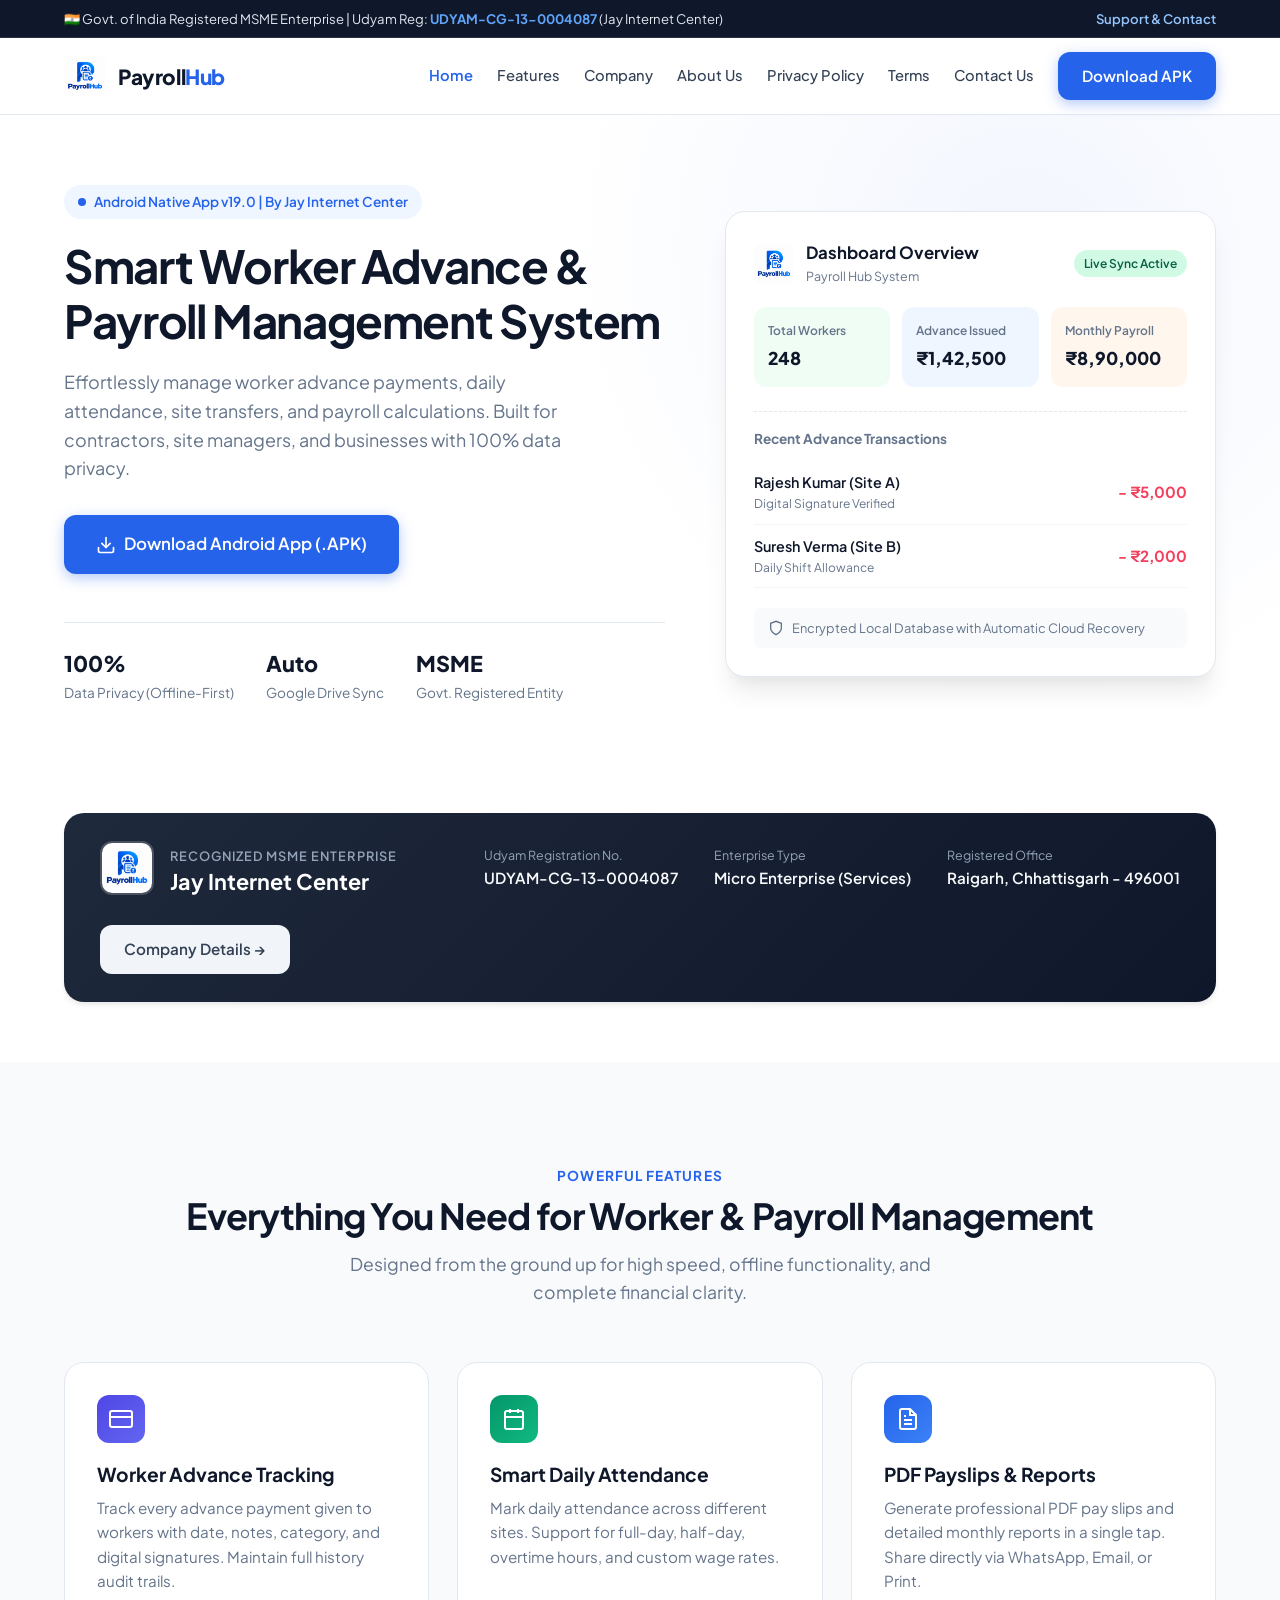
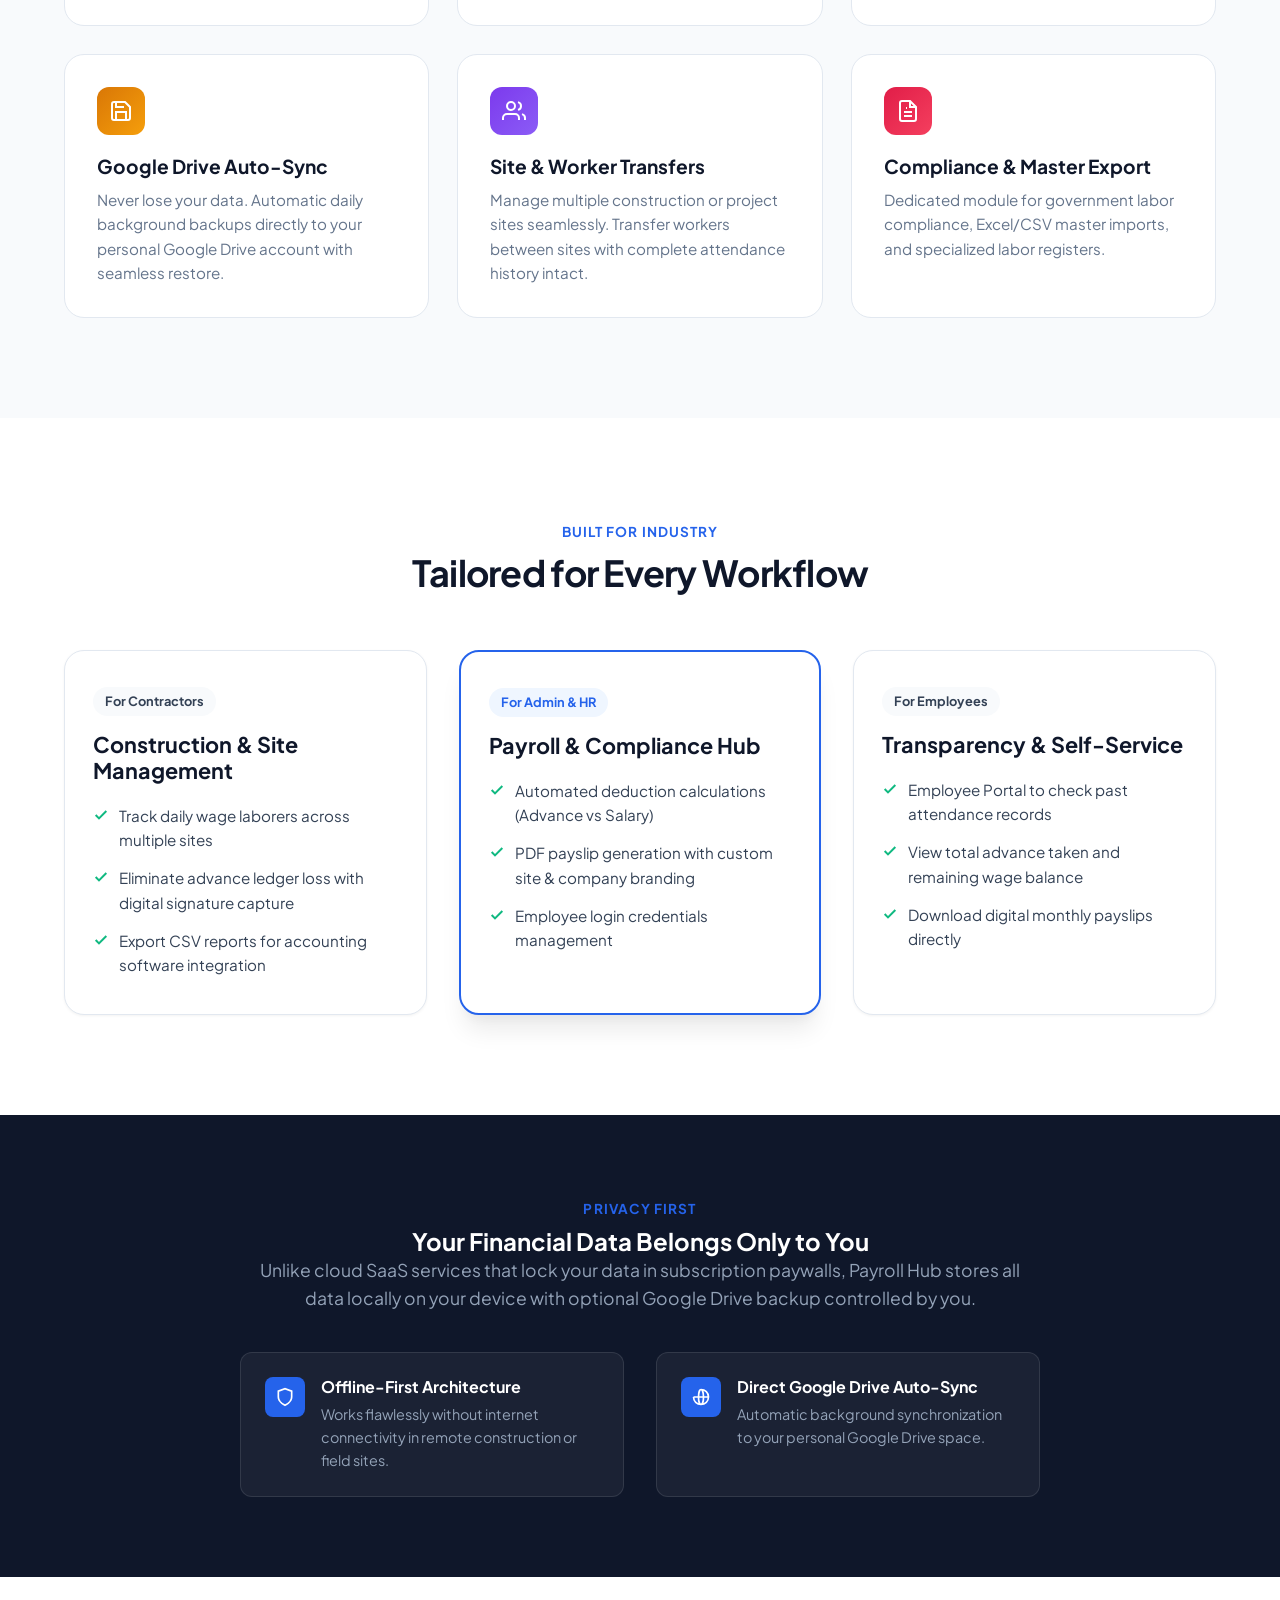
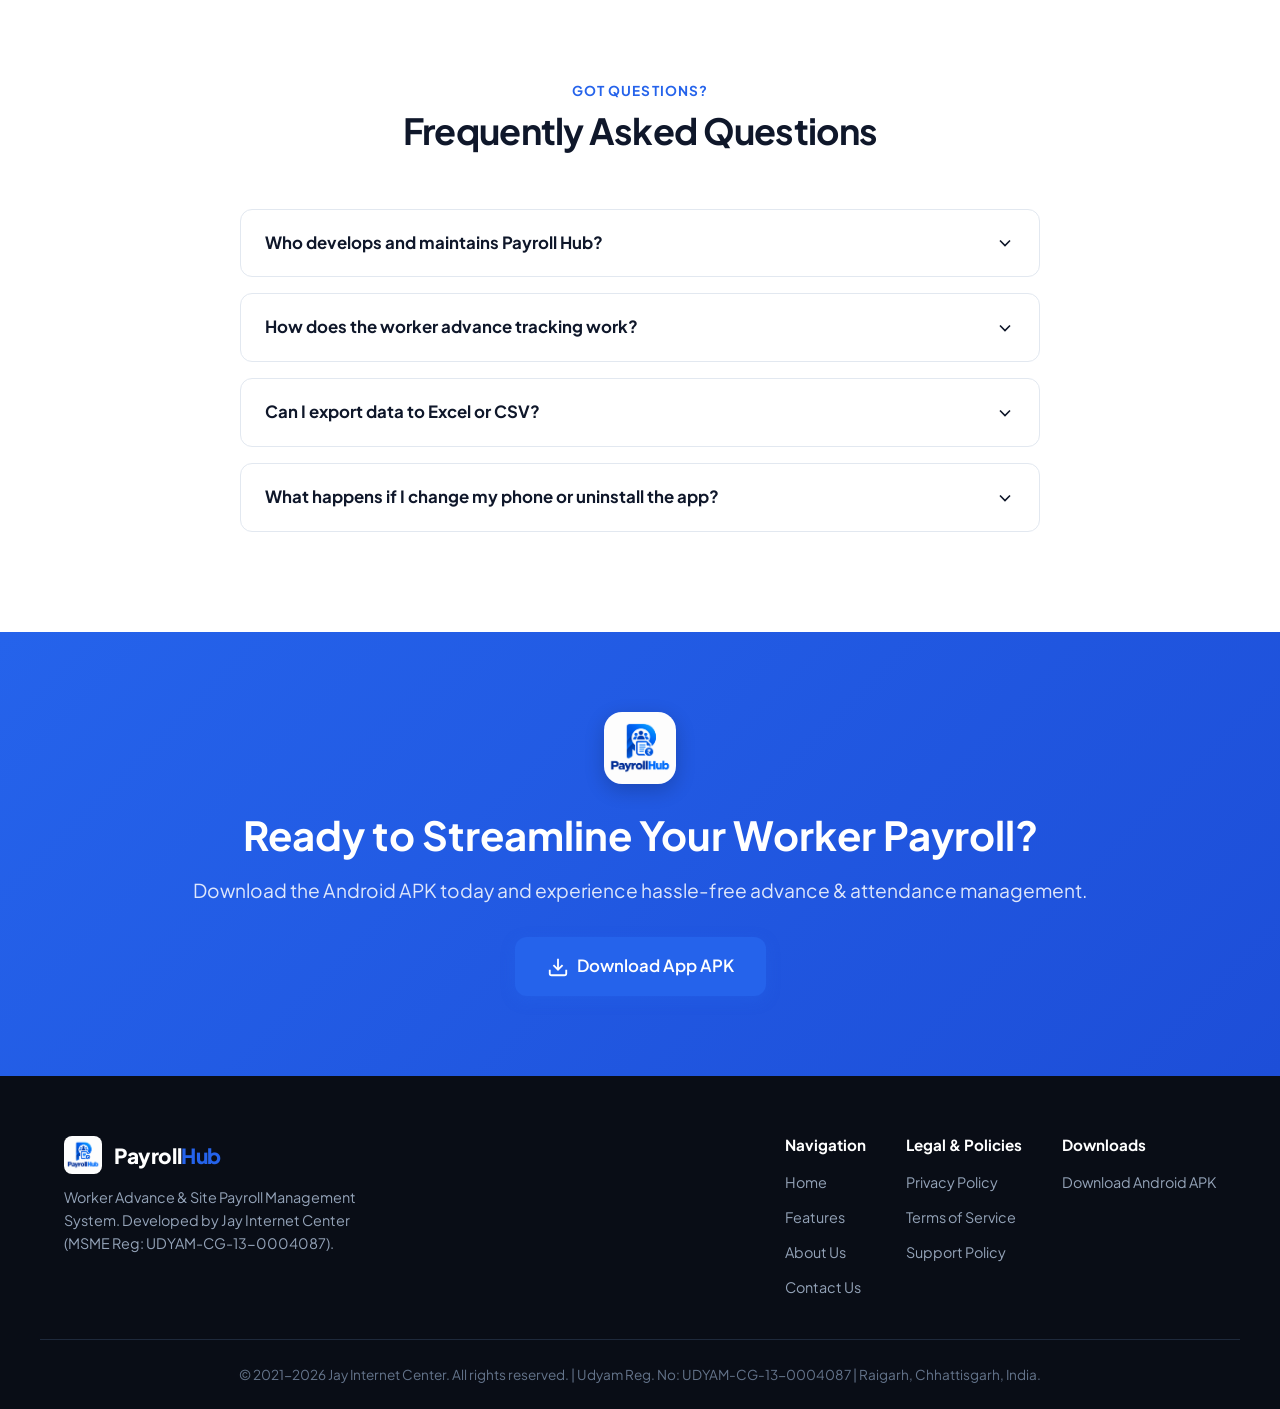
<file: index.html>
<!DOCTYPE html>
<html lang="en">
<head>
    <meta charset="UTF-8">
    <meta name="viewport" content="width=device-width, initial-scale=1.0">
    <meta name="google-site-verification" content="google4388a02c8106d144">
    <title>Payroll Hub - Smart Worker Advance & Site Payroll Management System</title>
    <meta name="description" content="All-in-one Android app for worker advance management, site attendance, payroll calculations, PDF payslip generation, and Google Drive auto-sync. Developed by Jay Internet Center (MSME Reg: UDYAM-CG-13-0004087).">
    <link rel="icon" type="image/png" href="logo.png">
    <link rel="apple-touch-icon" href="logo.png">
    <link rel="preconnect" href="https://fonts.googleapis.com">
    <link rel="preconnect" href="https://fonts.gstatic.com" crossorigin>
    <link href="https://fonts.googleapis.com/css2?family=Plus+Jakarta+Sans:wght@300;400;500;600;700;800&display=swap" rel="stylesheet">
    <link rel="stylesheet" href="styles.css">
</head>
<body>

    <!-- Top Trust Bar -->
    <div class="top-trust-bar">
        <div class="container trust-container">
            <span>🇮🇳 Govt. of India Registered MSME Enterprise | Udyam Reg: <strong>UDYAM-CG-13-0004087</strong> (Jay Internet Center)</span>
            <a href="contact.html">Support & Contact</a>
        </div>
    </div>

    <!-- Header Navigation -->
    <header class="navbar">
        <div class="container nav-container">
            <a href="index.html" class="brand-logo">
                <img src="logo.png" alt="Payroll Hub Logo" class="brand-logo-img">
                <span class="brand-name">Payroll<span>Hub</span></span>
            </a>

            <nav class="nav-links" id="navLinks">
                <a href="index.html" class="active">Home</a>
                <a href="#features">Features</a>
                <a href="#company">Company</a>
                <a href="about.html">About Us</a>
                <a href="privacy.html">Privacy Policy</a>
                <a href="terms.html">Terms</a>
                <a href="contact.html">Contact Us</a>
                <a href="app-t1-debug.apk" class="btn btn-primary nav-btn">Download APK</a>
            </nav>

            <button class="hamburger" id="hamburger" aria-label="Toggle Menu">
                <span></span>
                <span></span>
                <span></span>
            </button>
        </div>
    </header>

    <!-- Hero Section -->
    <section class="hero">
        <div class="container hero-container">
            <div class="hero-content">
                <div class="badge">
                    <span class="badge-dot"></span> Android Native App v19.0 | By Jay Internet Center
                </div>
                <h1>Smart Worker Advance & Payroll Management System</h1>
                <p class="hero-subtitle">
                    Effortlessly manage worker advance payments, daily attendance, site transfers, and payroll calculations. Built for contractors, site managers, and businesses with 100% data privacy.
                </p>
                <div class="hero-actions">
                    <a href="app-t1-debug.apk" class="btn btn-primary btn-lg">
                        <svg width="20" height="20" viewBox="0 0 24 24" fill="none" stroke="currentColor" stroke-width="2" stroke-linecap="round" stroke-linejoin="round"><path d="M21 15v4a2 2 0 0 1-2 2H5a2 2 0 0 1-2-2v-4"/><polyline points="7 10 12 15 17 10"/><line x1="12" y1="15" x2="12" y2="3"/></svg>
                        Download Android App (.APK)
                    </a>
                </div>
                <div class="hero-stats">
                    <div class="stat-item">
                        <span class="stat-number">100%</span>
                        <span class="stat-label">Data Privacy (Offline-First)</span>
                    </div>
                    <div class="stat-item">
                        <span class="stat-number">Auto</span>
                        <span class="stat-label">Google Drive Sync</span>
                    </div>
                    <div class="stat-item">
                        <span class="stat-number">MSME</span>
                        <span class="stat-label">Govt. Registered Entity</span>
                    </div>
                </div>
            </div>

            <div class="hero-visual">
                <div class="app-card-preview">
                    <div class="card-header">
                        <div class="card-title-box">
                            <img src="logo.png" alt="Payroll Hub" class="card-logo-icon">
                            <div>
                                <div class="card-title">Dashboard Overview</div>
                                <div class="card-sub">Payroll Hub System</div>
                            </div>
                        </div>
                        <span class="status-badge">Live Sync Active</span>
                    </div>
                    <div class="card-metrics">
                        <div class="metric-box green">
                            <span class="m-label">Total Workers</span>
                            <span class="m-value">248</span>
                        </div>
                        <div class="metric-box blue">
                            <span class="m-label">Advance Issued</span>
                            <span class="m-value">₹1,42,500</span>
                        </div>
                        <div class="metric-box orange">
                            <span class="m-label">Monthly Payroll</span>
                            <span class="m-value">₹8,90,000</span>
                        </div>
                    </div>
                    <div class="recent-list">
                        <div class="list-title">Recent Advance Transactions</div>
                        <div class="list-item">
                            <div class="item-info">
                                <div class="item-name">Rajesh Kumar (Site A)</div>
                                <div class="item-sub">Digital Signature Verified</div>
                            </div>
                            <div class="item-amount text-red">- ₹5,000</div>
                        </div>
                        <div class="list-item">
                            <div class="item-info">
                                <div class="item-name">Suresh Verma (Site B)</div>
                                <div class="item-sub">Daily Shift Allowance</div>
                            </div>
                            <div class="item-amount text-red">- ₹2,000</div>
                        </div>
                    </div>
                    <div class="card-footer-info">
                        <svg width="16" height="16" viewBox="0 0 24 24" fill="none" stroke="currentColor" stroke-width="2"><path d="M12 22s8-4 8-10V5l-8-3-8 3v7c0 6 8 10 8 10z"/></svg>
                        Encrypted Local Database with Automatic Cloud Recovery
                    </div>
                </div>
            </div>
        </div>
    </section>

    <!-- Company Trust Banner Section -->
    <section class="company-trust-section" id="company">
        <div class="container">
            <div class="trust-card">
                <div class="trust-badge-col">
                    <img src="logo.png" alt="Payroll Hub Logo" class="trust-logo-img">
                    <div>
                        <span class="t-sub">Recognized MSME Enterprise</span>
                        <h3>Jay Internet Center</h3>
                    </div>
                </div>
                <div class="trust-details-grid">
                    <div class="t-detail-item">
                        <span class="t-label">Udyam Registration No.</span>
                        <strong class="t-val">UDYAM-CG-13-0004087</strong>
                    </div>
                    <div class="t-detail-item">
                        <span class="t-label">Enterprise Type</span>
                        <strong class="t-val">Micro Enterprise (Services)</strong>
                    </div>
                    <div class="t-detail-item">
                        <span class="t-label">Registered Office</span>
                        <strong class="t-val">Raigarh, Chhattisgarh - 496001</strong>
                    </div>
                </div>
                <div class="trust-action">
                    <a href="about.html" class="btn btn-secondary">Company Details &rarr;</a>
                </div>
            </div>
        </div>
    </section>

    <!-- Features Section -->
    <section class="features" id="features">
        <div class="container">
            <div class="section-header center">
                <span class="section-tag">Powerful Features</span>
                <h2>Everything You Need for Worker & Payroll Management</h2>
                <p>Designed from the ground up for high speed, offline functionality, and complete financial clarity.</p>
            </div>

            <div class="features-grid">
                <div class="feature-card">
                    <div class="feature-icon bg-indigo">
                        <svg width="24" height="24" viewBox="0 0 24 24" fill="none" stroke="currentColor" stroke-width="2"><rect x="1" y="4" width="22" height="16" rx="2" ry="2"/><line x1="1" y1="10" x2="23" y2="10"/></svg>
                    </div>
                    <h3>Worker Advance Tracking</h3>
                    <p>Track every advance payment given to workers with date, notes, category, and digital signatures. Maintain full history audit trails.</p>
                </div>

                <div class="feature-card">
                    <div class="feature-icon bg-emerald">
                        <svg width="24" height="24" viewBox="0 0 24 24" fill="none" stroke="currentColor" stroke-width="2"><rect x="3" y="4" width="18" height="18" rx="2" ry="2"/><line x1="16" y1="2" x2="16" y2="6"/><line x1="8" y1="2" x2="8" y2="6"/><line x1="3" y1="10" x2="21" y2="10"/></svg>
                    </div>
                    <h3>Smart Daily Attendance</h3>
                    <p>Mark daily attendance across different sites. Support for full-day, half-day, overtime hours, and custom wage rates.</p>
                </div>

                <div class="feature-card">
                    <div class="feature-icon bg-blue">
                        <svg width="24" height="24" viewBox="0 0 24 24" fill="none" stroke="currentColor" stroke-width="2"><path d="M14 2H6a2 2 0 0 0-2 2v16a2 2 0 0 0 2 2h12a2 2 0 0 0 2-2V8z"/><polyline points="14 2 14 8 20 8"/><line x1="16" y1="13" x2="8" y2="13"/><line x1="16" y1="17" x2="8" y2="17"/><polyline points="10 9 9 9 8 9"/></svg>
                    </div>
                    <h3>PDF Payslips & Reports</h3>
                    <p>Generate professional PDF pay slips and detailed monthly reports in a single tap. Share directly via WhatsApp, Email, or Print.</p>
                </div>

                <div class="feature-card">
                    <div class="feature-icon bg-amber">
                        <svg width="24" height="24" viewBox="0 0 24 24" fill="none" stroke="currentColor" stroke-width="2"><path d="M19 21H5a2 2 0 0 1-2-2V5a2 2 0 0 1 2-2h11l5 5v11a2 2 0 0 1-2 2z"/><polyline points="17 21 17 13 7 13 7 21"/><polyline points="7 3 7 8 15 8"/></svg>
                    </div>
                    <h3>Google Drive Auto-Sync</h3>
                    <p>Never lose your data. Automatic daily background backups directly to your personal Google Drive account with seamless restore.</p>
                </div>

                <div class="feature-card">
                    <div class="feature-icon bg-purple">
                        <svg width="24" height="24" viewBox="0 0 24 24" fill="none" stroke="currentColor" stroke-width="2"><path d="M17 21v-2a4 4 0 0 0-4-4H5a4 4 0 0 0-4 4v2"/><circle cx="9" cy="7" r="4"/><path d="M23 21v-2a4 4 0 0 0-3-3.87"/><path d="M16 3.13a4 4 0 0 1 0 7.75"/></svg>
                    </div>
                    <h3>Site & Worker Transfers</h3>
                    <p>Manage multiple construction or project sites seamlessly. Transfer workers between sites with complete attendance history intact.</p>
                </div>

                <div class="feature-card">
                    <div class="feature-icon bg-rose">
                        <svg width="24" height="24" viewBox="0 0 24 24" fill="none" stroke="currentColor" stroke-width="2"><path d="M14 2H6a2 2 0 0 0-2 2v16a2 2 0 0 0 2 2h12a2 2 0 0 0 2-2V8z"/><polyline points="14 2 14 8 20 8"/><path d="M8 13h8"/><path d="M8 17h8"/><path d="M10 9h1"/></svg>
                    </div>
                    <h3>Compliance & Master Export</h3>
                    <p>Dedicated module for government labor compliance, Excel/CSV master imports, and specialized labor registers.</p>
                </div>
            </div>
        </div>
    </section>

    <!-- Solutions / Role Based Section -->
    <section class="solutions" id="solutions">
        <div class="container">
            <div class="section-header center">
                <span class="section-tag">Built For Industry</span>
                <h2>Tailored for Every Workflow</h2>
            </div>

            <div class="solutions-grid">
                <div class="solution-box">
                    <div class="sol-badge">For Contractors</div>
                    <h3>Construction & Site Management</h3>
                    <ul>
                        <li><svg width="16" height="16" viewBox="0 0 24 24" fill="none" stroke="currentColor" stroke-width="3"><polyline points="20 6 9 17 4 12"/></svg> Track daily wage laborers across multiple sites</li>
                        <li><svg width="16" height="16" viewBox="0 0 24 24" fill="none" stroke="currentColor" stroke-width="3"><polyline points="20 6 9 17 4 12"/></svg> Eliminate advance ledger loss with digital signature capture</li>
                        <li><svg width="16" height="16" viewBox="0 0 24 24" fill="none" stroke="currentColor" stroke-width="3"><polyline points="20 6 9 17 4 12"/></svg> Export CSV reports for accounting software integration</li>
                    </ul>
                </div>

                <div class="solution-box highlight">
                    <div class="sol-badge accent">For Admin & HR</div>
                    <h3>Payroll & Compliance Hub</h3>
                    <ul>
                        <li><svg width="16" height="16" viewBox="0 0 24 24" fill="none" stroke="currentColor" stroke-width="3"><polyline points="20 6 9 17 4 12"/></svg> Automated deduction calculations (Advance vs Salary)</li>
                        <li><svg width="16" height="16" viewBox="0 0 24 24" fill="none" stroke="currentColor" stroke-width="3"><polyline points="20 6 9 17 4 12"/></svg> PDF payslip generation with custom site & company branding</li>
                        <li><svg width="16" height="16" viewBox="0 0 24 24" fill="none" stroke="currentColor" stroke-width="3"><polyline points="20 6 9 17 4 12"/></svg> Employee login credentials management</li>
                    </ul>
                </div>

                <div class="solution-box">
                    <div class="sol-badge">For Employees</div>
                    <h3>Transparency & Self-Service</h3>
                    <ul>
                        <li><svg width="16" height="16" viewBox="0 0 24 24" fill="none" stroke="currentColor" stroke-width="3"><polyline points="20 6 9 17 4 12"/></svg> Employee Portal to check past attendance records</li>
                        <li><svg width="16" height="16" viewBox="0 0 24 24" fill="none" stroke="currentColor" stroke-width="3"><polyline points="20 6 9 17 4 12"/></svg> View total advance taken and remaining wage balance</li>
                        <li><svg width="16" height="16" viewBox="0 0 24 24" fill="none" stroke="currentColor" stroke-width="3"><polyline points="20 6 9 17 4 12"/></svg> Download digital monthly payslips directly</li>
                    </ul>
                </div>
            </div>
        </div>
    </section>

    <!-- Security & Sync Section -->
    <section class="security" id="security">
        <div class="container security-container">
            <div class="security-text">
                <span class="section-tag">Privacy First</span>
                <h2>Your Financial Data Belongs Only to You</h2>
                <p>Unlike cloud SaaS services that lock your data in subscription paywalls, Payroll Hub stores all data locally on your device with optional Google Drive backup controlled by you.</p>
                <div class="sec-features">
                    <div class="sec-item">
                        <div class="sec-icon"><svg width="20" height="20" viewBox="0 0 24 24" fill="none" stroke="currentColor" stroke-width="2"><path d="M12 22s8-4 8-10V5l-8-3-8 3v7c0 6 8 10 8 10z"/></svg></div>
                        <div>
                            <h4>Offline-First Architecture</h4>
                            <p>Works flawlessly without internet connectivity in remote construction or field sites.</p>
                        </div>
                    </div>
                    <div class="sec-item">
                        <div class="sec-icon"><svg width="20" height="20" viewBox="0 0 24 24" fill="none" stroke="currentColor" stroke-width="2"><path d="M21 12a9 9 0 0 1-9 9m9-9a9 9 0 0 0-9-9m9 9H3m9 9a9 9 0 0 1-9-9m9 9c1.657 0 3-4.03 3-9s-1.343-9-3-9m0 18c-1.657 0-3-4.03-3-9s1.343-9 3-9"/></svg></div>
                        <div>
                            <h4>Direct Google Drive Auto-Sync</h4>
                            <p>Automatic background synchronization to your personal Google Drive space.</p>
                        </div>
                    </div>
                </div>
            </div>
        </div>
    </section>

    <!-- FAQ Section -->
    <section class="faq" id="faq">
        <div class="container">
            <div class="section-header center">
                <span class="section-tag">Got Questions?</span>
                <h2>Frequently Asked Questions</h2>
            </div>

            <div class="faq-list">
                <details class="faq-item">
                    <summary class="faq-question">
                        <span>Who develops and maintains Payroll Hub?</span>
                        <svg width="20" height="20" viewBox="0 0 24 24" fill="none" stroke="currentColor" stroke-width="2"><polyline points="6 9 12 15 18 9"/></svg>
                    </summary>
                    <div class="faq-answer">
                        <p>Payroll Hub is developed and operated by <strong>Jay Internet Center</strong>, a registered Micro Enterprise under the Ministry of MSME, Government of India (Udyam Reg. No: UDYAM-CG-13-0004087), located in Raigarh, Chhattisgarh.</p>
                    </div>
                </details>

                <details class="faq-item">
                    <summary class="faq-question">
                        <span>How does the worker advance tracking work?</span>
                        <svg width="20" height="20" viewBox="0 0 24 24" fill="none" stroke="currentColor" stroke-width="2"><polyline points="6 9 12 15 18 9"/></svg>
                    </summary>
                    <div class="faq-answer">
                        <p>When you give cash or bank advance to a worker, select the worker in the app and tap "Add Advance". You can record amount, payment mode, notes, and optionally take a digital signature. The advance is automatically deducted from their end-of-month final payroll calculation.</p>
                    </div>
                </details>

                <details class="faq-item">
                    <summary class="faq-question">
                        <span>Can I export data to Excel or CSV?</span>
                        <svg width="20" height="20" viewBox="0 0 24 24" fill="none" stroke="currentColor" stroke-width="2"><polyline points="6 9 12 15 18 9"/></svg>
                    </summary>
                    <div class="faq-answer">
                        <p>Yes! The app supports robust CSV and Excel export options for attendance registers, advance logs, and full monthly payroll summaries. You can also import existing worker lists via CSV.</p>
                    </div>
                </details>

                <details class="faq-item">
                    <summary class="faq-question">
                        <span>What happens if I change my phone or uninstall the app?</span>
                        <svg width="20" height="20" viewBox="0 0 24 24" fill="none" stroke="currentColor" stroke-width="2"><polyline points="6 9 12 15 18 9"/></svg>
                    </summary>
                    <div class="faq-answer">
                        <p>With Google Drive Auto-Sync enabled, your database is backed up securely to your personal Google Drive. When installing the app on a new device, simply sign in with your Google account and restore your complete database in seconds.</p>
                    </div>
                </details>
            </div>
        </div>
    </section>

    <!-- Download Banner CTA -->
    <section class="cta-banner">
        <div class="container cta-container">
            <img src="logo.png" alt="Payroll Hub Logo" class="cta-logo-img">
            <h2>Ready to Streamline Your Worker Payroll?</h2>
            <p>Download the Android APK today and experience hassle-free advance & attendance management.</p>
            <div class="cta-buttons">
                <a href="app-t1-debug.apk" class="btn btn-primary btn-lg">
                    <svg width="22" height="22" viewBox="0 0 24 24" fill="none" stroke="currentColor" stroke-width="2"><path d="M21 15v4a2 2 0 0 1-2 2H5a2 2 0 0 1-2-2v-4"/><polyline points="7 10 12 15 17 10"/><line x1="12" y1="15" x2="12" y2="3"/></svg>
                    Download App APK
                </a>
            </div>
        </div>
    </section>

    <!-- Footer -->
    <footer class="footer">
        <div class="container footer-container">
            <div class="footer-brand">
                <a href="index.html" class="brand-logo">
                    <img src="logo.png" alt="Payroll Hub Logo" class="footer-logo-img">
                    <span class="brand-name">Payroll<span>Hub</span></span>
                </a>
                <p>Worker Advance & Site Payroll Management System. Developed by Jay Internet Center (MSME Reg: UDYAM-CG-13-0004087).</p>
            </div>

            <div class="footer-links">
                <div class="f-col">
                    <h4>Navigation</h4>
                    <a href="index.html">Home</a>
                    <a href="#features">Features</a>
                    <a href="about.html">About Us</a>
                    <a href="contact.html">Contact Us</a>
                </div>
                <div class="f-col">
                    <h4>Legal & Policies</h4>
                    <a href="privacy.html">Privacy Policy</a>
                    <a href="terms.html">Terms of Service</a>
                    <a href="contact.html">Support Policy</a>
                </div>
                <div class="f-col">
                    <h4>Downloads</h4>
                    <a href="app-t1-debug.apk">Download Android APK</a>
                </div>
            </div>
        </div>
        <div class="footer-bottom">
            <div class="container">
                <p>&copy; 2021-2026 Jay Internet Center. All rights reserved. | Udyam Reg. No: UDYAM-CG-13-0004087 | Raigarh, Chhattisgarh, India.</p>
            </div>
        </div>
    </footer>

    <script src="script.js"></script>
</body>
</html>
</file>
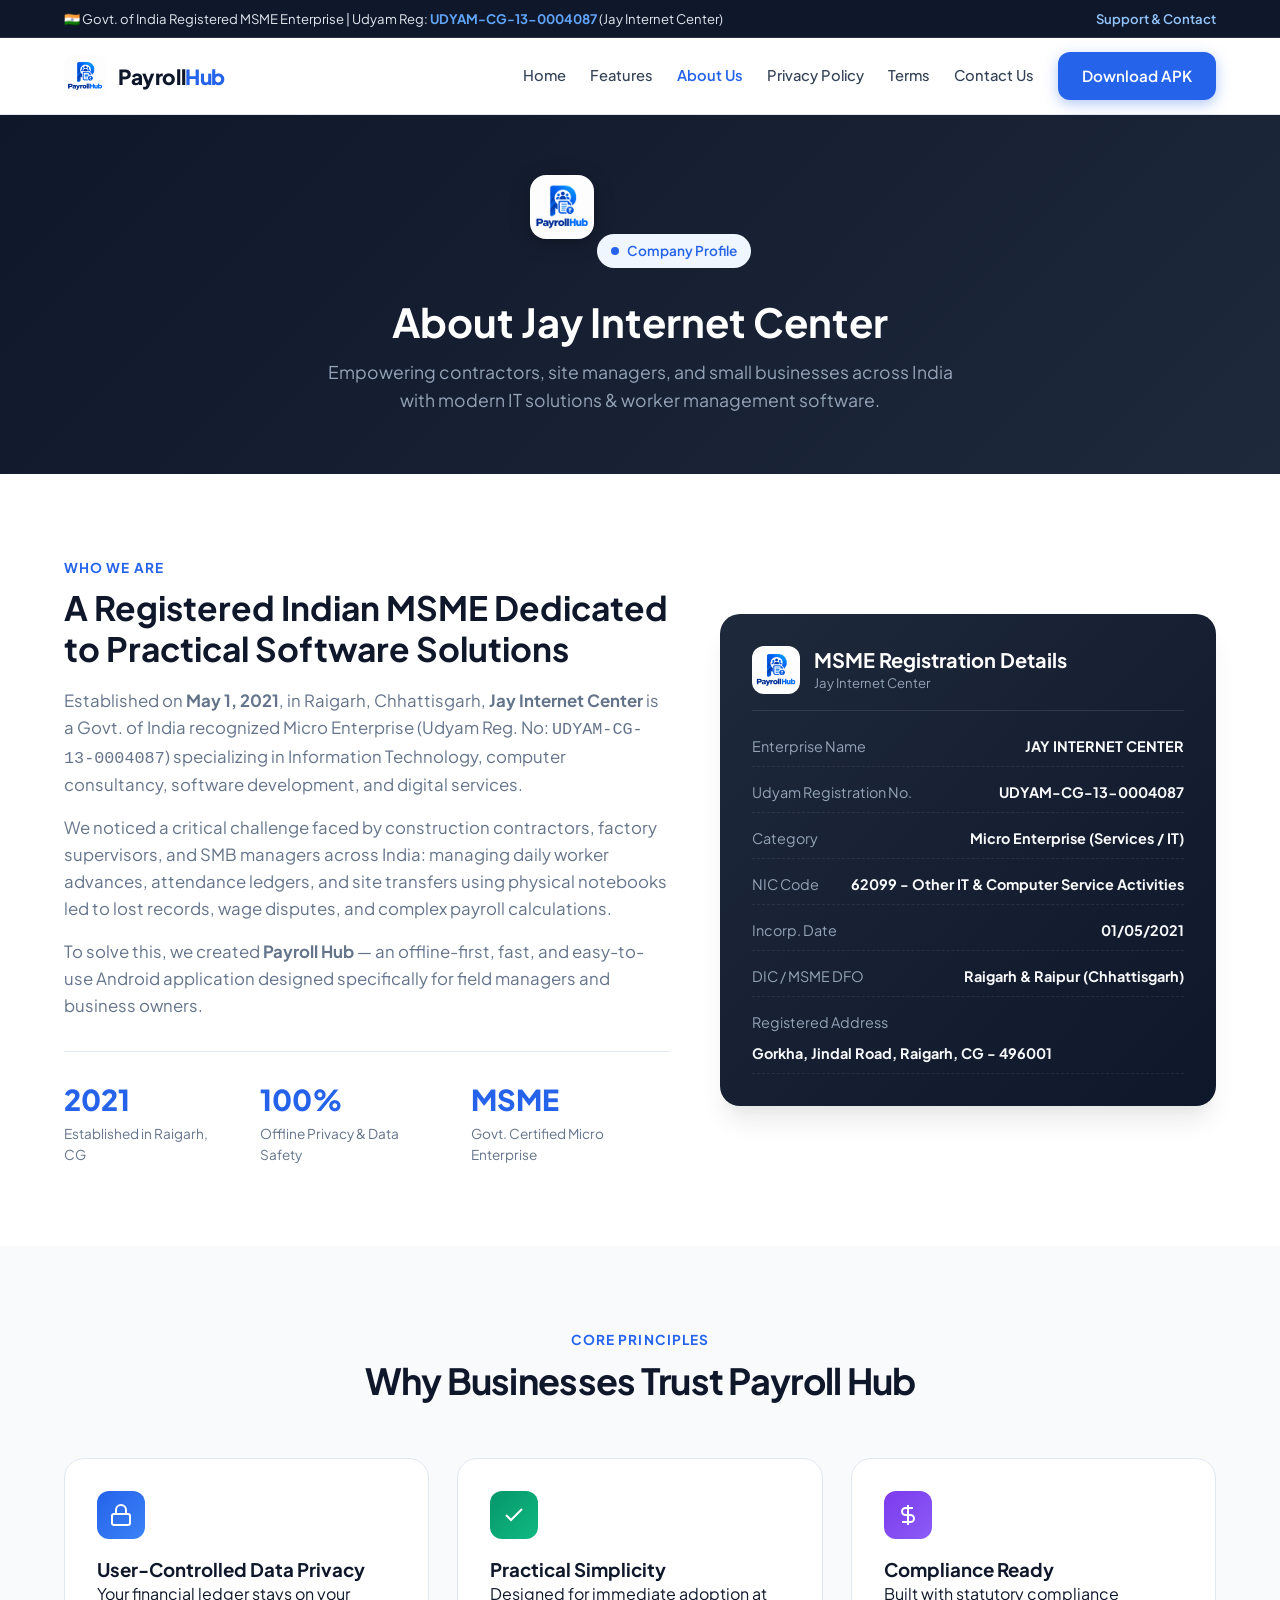
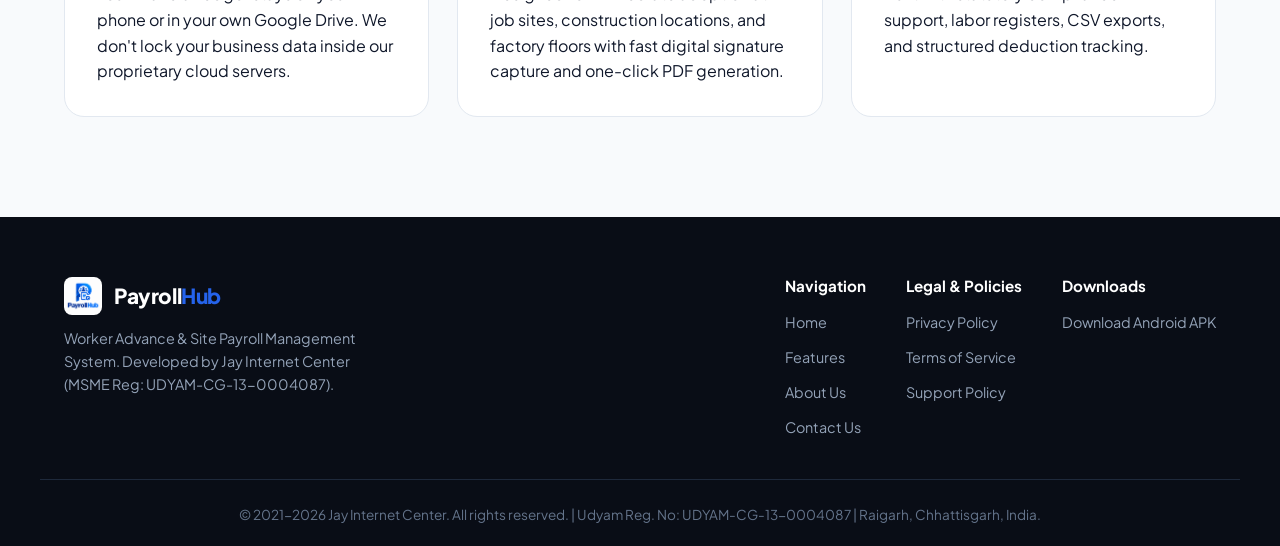
<file: about.html>
<!DOCTYPE html>
<html lang="en">
<head>
    <meta charset="UTF-8">
    <meta name="viewport" content="width=device-width, initial-scale=1.0">
    <title>About Us - Jay Internet Center & Payroll Hub</title>
    <meta name="description" content="Learn about Jay Internet Center, MSME registered enterprise in Raigarh, Chhattisgarh, and the creators of Payroll Hub worker advance & payroll application.">
    <link rel="icon" type="image/png" href="logo.png">
    <link rel="apple-touch-icon" href="logo.png">
    <link rel="preconnect" href="https://fonts.googleapis.com">
    <link rel="preconnect" href="https://fonts.gstatic.com" crossorigin>
    <link href="https://fonts.googleapis.com/css2?family=Plus+Jakarta+Sans:wght@300;400;500;600;700;800&display=swap" rel="stylesheet">
    <link rel="stylesheet" href="styles.css">
</head>
<body>

    <!-- Top Trust Bar -->
    <div class="top-trust-bar">
        <div class="container trust-container">
            <span>🇮🇳 Govt. of India Registered MSME Enterprise | Udyam Reg: <strong>UDYAM-CG-13-0004087</strong> (Jay Internet Center)</span>
            <a href="contact.html">Support & Contact</a>
        </div>
    </div>

    <!-- Header Navigation -->
    <header class="navbar">
        <div class="container nav-container">
            <a href="index.html" class="brand-logo">
                <img src="logo.png" alt="Payroll Hub Logo" class="brand-logo-img">
                <span class="brand-name">Payroll<span>Hub</span></span>
            </a>

            <nav class="nav-links" id="navLinks">
                <a href="index.html">Home</a>
                <a href="index.html#features">Features</a>
                <a href="about.html" class="active">About Us</a>
                <a href="privacy.html">Privacy Policy</a>
                <a href="terms.html">Terms</a>
                <a href="contact.html">Contact Us</a>
                <a href="app-t1-debug.apk" class="btn btn-primary nav-btn">Download APK</a>
            </nav>

            <button class="hamburger" id="hamburger" aria-label="Toggle Menu">
                <span></span>
                <span></span>
                <span></span>
            </button>
        </div>
    </header>

    <!-- Subpage Header -->
    <section class="page-header">
        <div class="container">
            <img src="logo.png" alt="Payroll Hub Logo" class="page-header-logo">
            <span class="badge"><span class="badge-dot"></span> Company Profile</span>
            <h1>About Jay Internet Center</h1>
            <p>Empowering contractors, site managers, and small businesses across India with modern IT solutions & worker management software.</p>
        </div>
    </section>

    <!-- Main Content -->
    <section class="about-section">
        <div class="container">
            <div class="about-grid">
                <div class="about-text">
                    <span class="section-tag">Who We Are</span>
                    <h2>A Registered Indian MSME Dedicated to Practical Software Solutions</h2>
                    <p>
                        Established on <strong>May 1, 2021</strong>, in Raigarh, Chhattisgarh, <strong>Jay Internet Center</strong> is a Govt. of India recognized Micro Enterprise (Udyam Reg. No: <code>UDYAM-CG-13-0004087</code>) specializing in Information Technology, computer consultancy, software development, and digital services.
                    </p>
                    <p>
                        We noticed a critical challenge faced by construction contractors, factory supervisors, and SMB managers across India: managing daily worker advances, attendance ledgers, and site transfers using physical notebooks led to lost records, wage disputes, and complex payroll calculations.
                    </p>
                    <p>
                        To solve this, we created <strong>Payroll Hub</strong> — an offline-first, fast, and easy-to-use Android application designed specifically for field managers and business owners.
                    </p>

                    <div class="about-highlights">
                        <div class="ab-item">
                            <div class="ab-number">2021</div>
                            <div class="ab-label">Established in Raigarh, CG</div>
                        </div>
                        <div class="ab-item">
                            <div class="ab-number">100%</div>
                            <div class="ab-label">Offline Privacy & Data Safety</div>
                        </div>
                        <div class="ab-item">
                            <div class="ab-number">MSME</div>
                            <div class="ab-label">Govt. Certified Micro Enterprise</div>
                        </div>
                    </div>
                </div>

                <div class="about-card-box">
                    <div class="msme-cert-card">
                        <div class="msme-header">
                            <img src="logo.png" alt="Jay Internet Center Logo" class="msme-logo-img">
                            <div>
                                <h3>MSME Registration Details</h3>
                                <p class="msme-sub-title">Jay Internet Center</p>
                            </div>
                        </div>
                        <ul class="msme-info-list">
                            <li>
                                <span>Enterprise Name</span>
                                <strong>JAY INTERNET CENTER</strong>
                            </li>
                            <li>
                                <span>Udyam Registration No.</span>
                                <strong>UDYAM-CG-13-0004087</strong>
                            </li>
                            <li>
                                <span>Category</span>
                                <strong>Micro Enterprise (Services / IT)</strong>
                            </li>
                            <li>
                                <span>NIC Code</span>
                                <strong>62099 - Other IT & Computer Service Activities</strong>
                            </li>
                            <li>
                                <span>Incorp. Date</span>
                                <strong>01/05/2021</strong>
                            </li>
                            <li>
                                <span>DIC / MSME DFO</span>
                                <strong>Raigarh & Raipur (Chhattisgarh)</strong>
                            </li>
                            <li>
                                <span>Registered Address</span>
                                <strong>Gorkha, Jindal Road, Raigarh, CG - 496001</strong>
                            </li>
                        </ul>
                    </div>
                </div>
            </div>
        </div>
    </section>

    <!-- Company Core Values -->
    <section class="values-section">
        <div class="container">
            <div class="section-header center">
                <span class="section-tag">Core Principles</span>
                <h2>Why Businesses Trust Payroll Hub</h2>
            </div>

            <div class="values-grid">
                <div class="value-card">
                    <div class="val-icon bg-blue">
                        <svg width="24" height="24" viewBox="0 0 24 24" fill="none" stroke="currentColor" stroke-width="2"><rect x="3" y="11" width="18" height="11" rx="2" ry="2"/><path d="M7 11V7a5 5 0 0 1 10 0v4"/></svg>
                    </div>
                    <h3>User-Controlled Data Privacy</h3>
                    <p>Your financial ledger stays on your phone or in your own Google Drive. We don't lock your business data inside our proprietary cloud servers.</p>
                </div>

                <div class="value-card">
                    <div class="val-icon bg-emerald">
                        <svg width="24" height="24" viewBox="0 0 24 24" fill="none" stroke="currentColor" stroke-width="2"><polyline points="20 6 9 17 4 12"/></svg>
                    </div>
                    <h3>Practical Simplicity</h3>
                    <p>Designed for immediate adoption at job sites, construction locations, and factory floors with fast digital signature capture and one-click PDF generation.</p>
                </div>

                <div class="value-card">
                    <div class="val-icon bg-purple">
                        <svg width="24" height="24" viewBox="0 0 24 24" fill="none" stroke="currentColor" stroke-width="2"><path d="M12 2v20M17 5H9.5a3.5 3.5 0 0 0 0 7h5a3.5 3.5 0 0 1 0 7H6"/></svg>
                    </div>
                    <h3>Compliance Ready</h3>
                    <p>Built with statutory compliance support, labor registers, CSV exports, and structured deduction tracking.</p>
                </div>
            </div>
        </div>
    </section>

    <!-- Footer -->
    <footer class="footer">
        <div class="container footer-container">
            <div class="footer-brand">
                <a href="index.html" class="brand-logo">
                    <img src="logo.png" alt="Payroll Hub Logo" class="footer-logo-img">
                    <span class="brand-name">Payroll<span>Hub</span></span>
                </a>
                <p>Worker Advance & Site Payroll Management System. Developed by Jay Internet Center (MSME Reg: UDYAM-CG-13-0004087).</p>
            </div>

            <div class="footer-links">
                <div class="f-col">
                    <h4>Navigation</h4>
                    <a href="index.html">Home</a>
                    <a href="index.html#features">Features</a>
                    <a href="about.html">About Us</a>
                    <a href="contact.html">Contact Us</a>
                </div>
                <div class="f-col">
                    <h4>Legal & Policies</h4>
                    <a href="privacy.html">Privacy Policy</a>
                    <a href="terms.html">Terms of Service</a>
                    <a href="contact.html">Support Policy</a>
                </div>
                <div class="f-col">
                    <h4>Downloads</h4>
                    <a href="app-t1-debug.apk">Download Android APK</a>
                </div>
            </div>
        </div>
        <div class="footer-bottom">
            <div class="container">
                <p>&copy; 2021-2026 Jay Internet Center. All rights reserved. | Udyam Reg. No: UDYAM-CG-13-0004087 | Raigarh, Chhattisgarh, India.</p>
            </div>
        </div>
    </footer>

    <script src="script.js"></script>
</body>
</html>
</file>
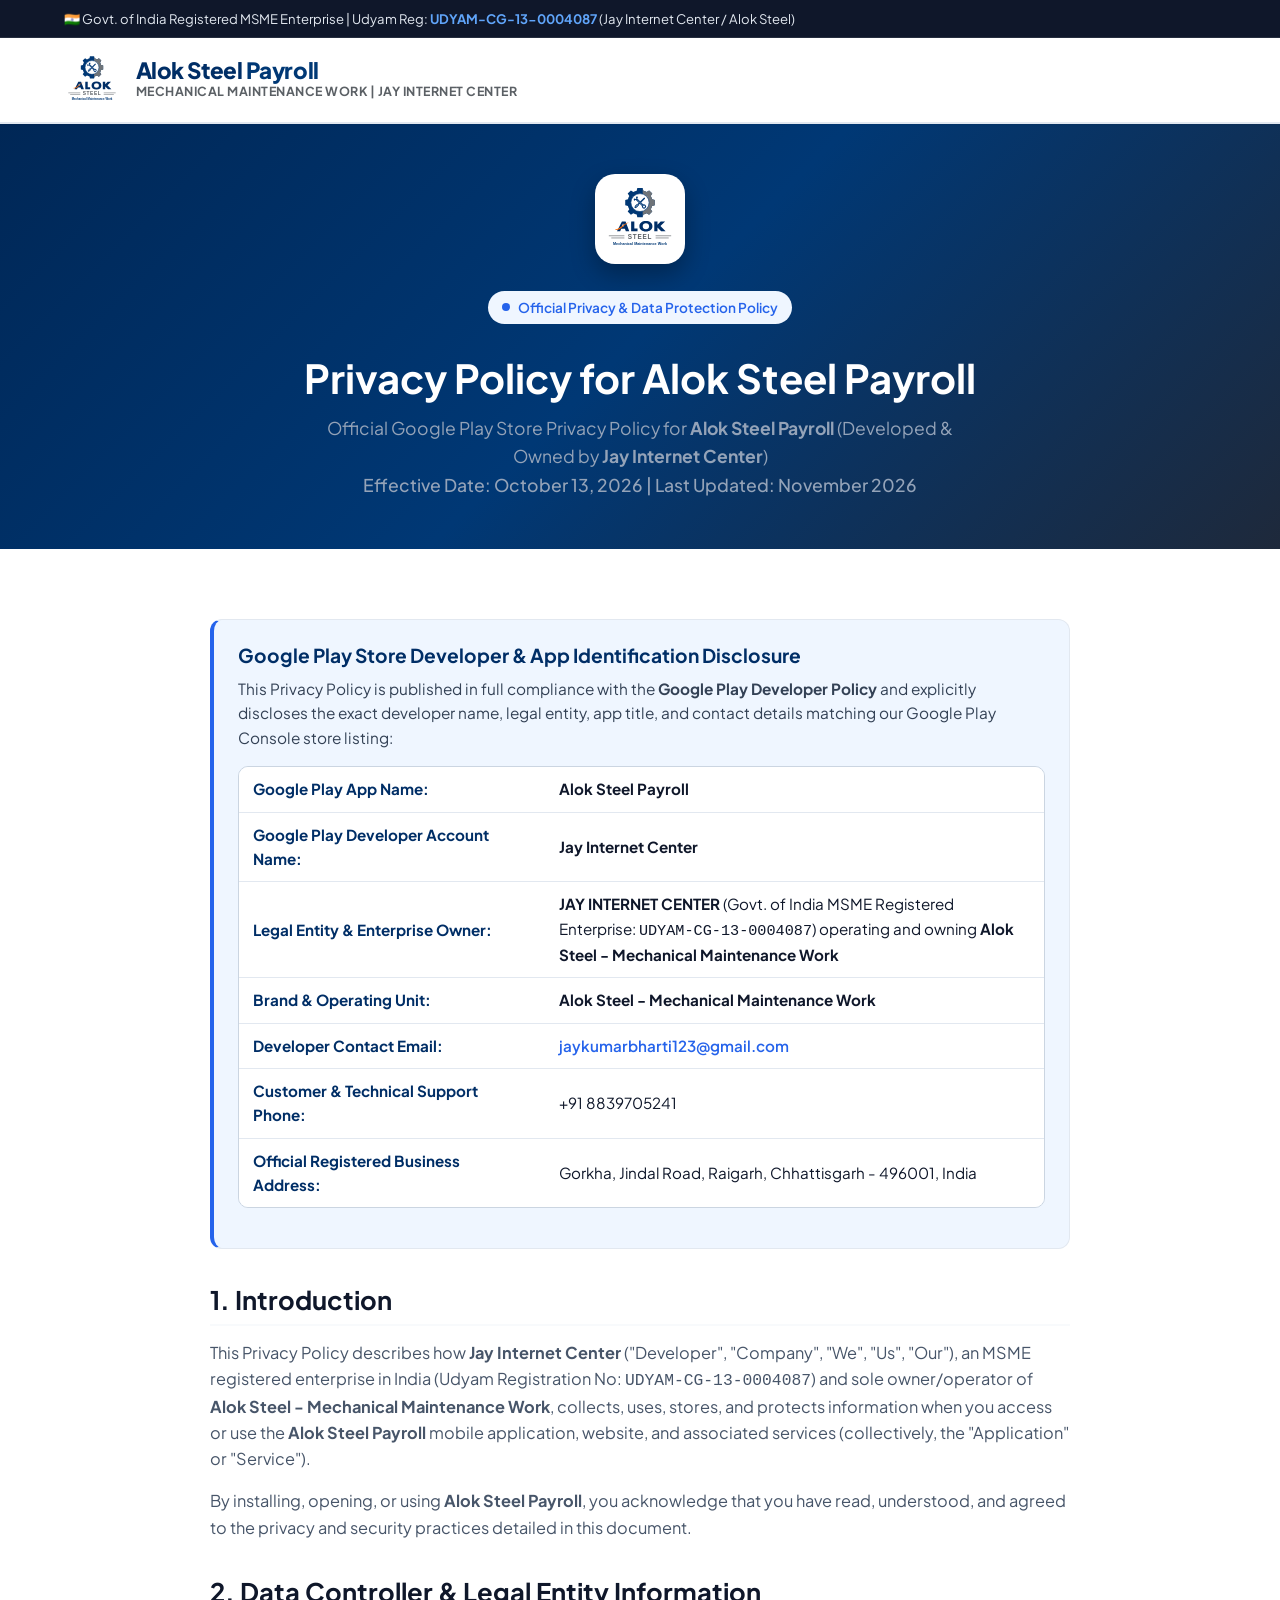
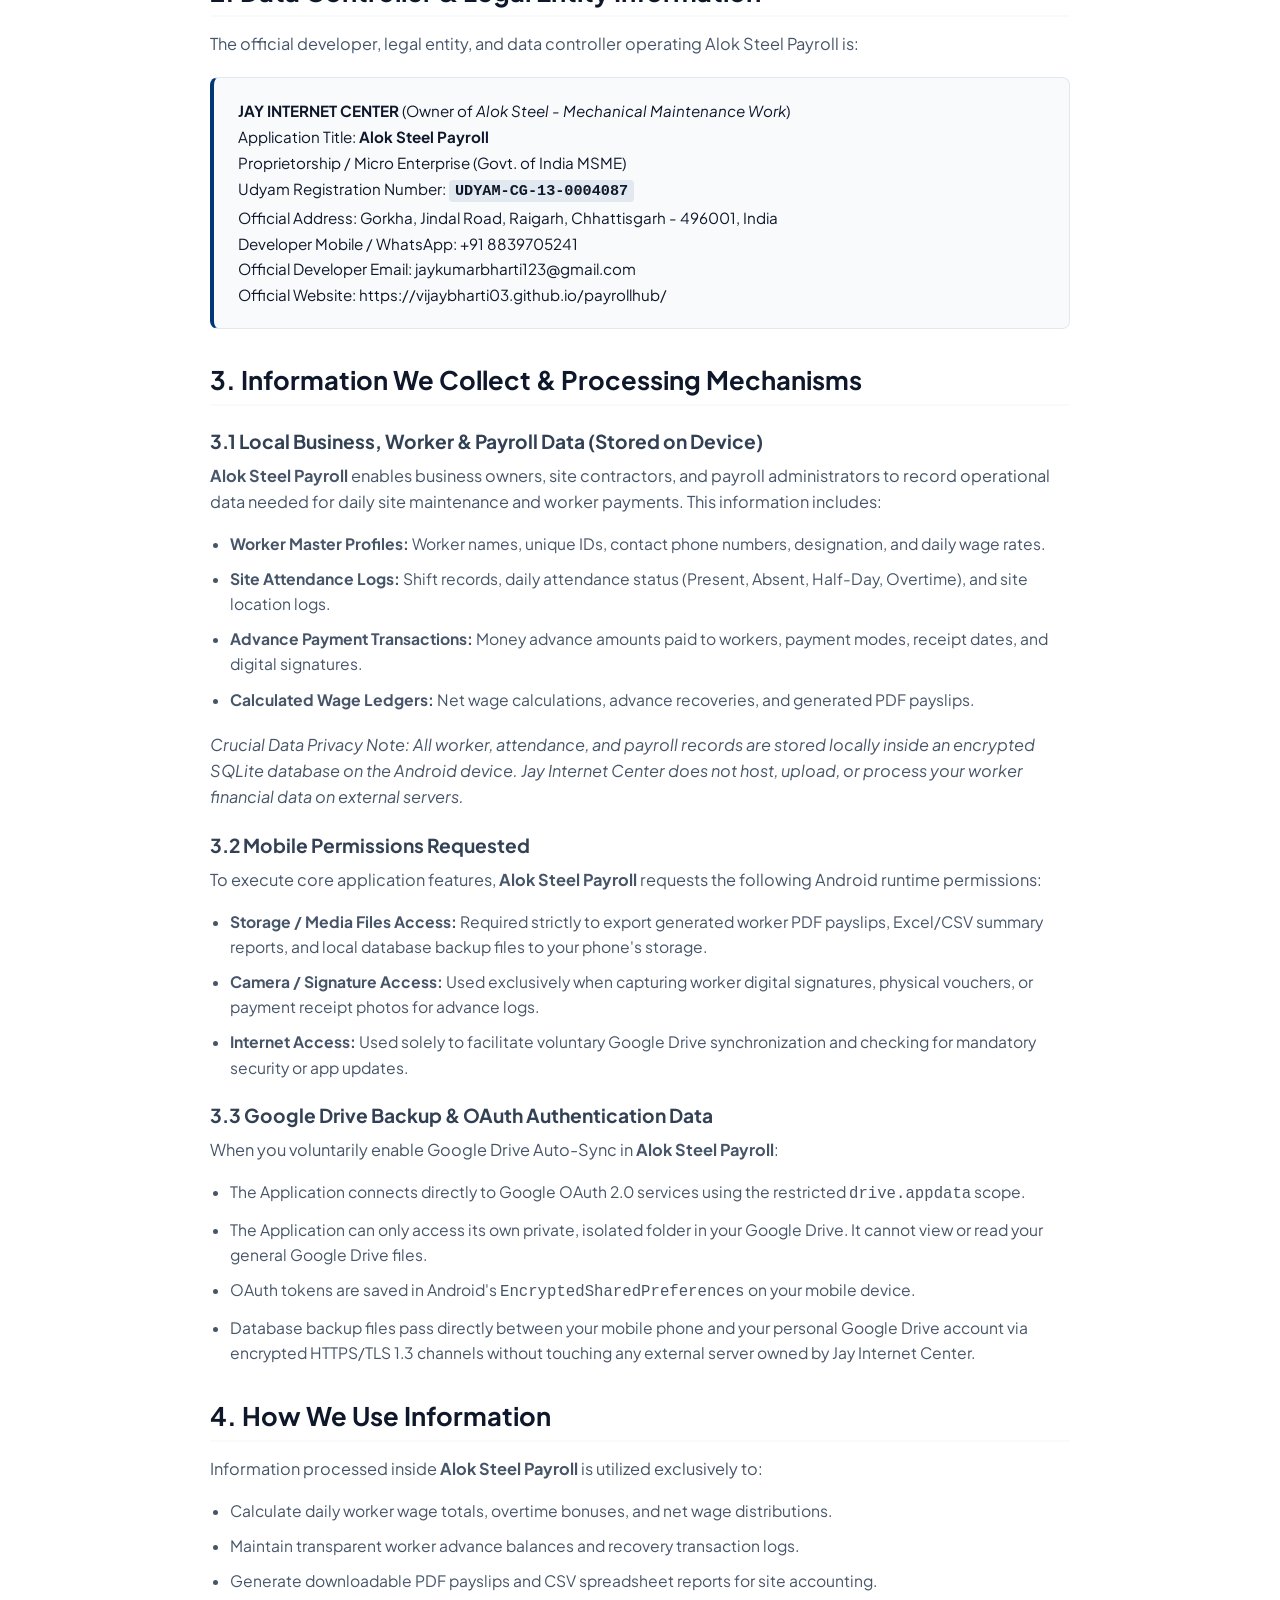
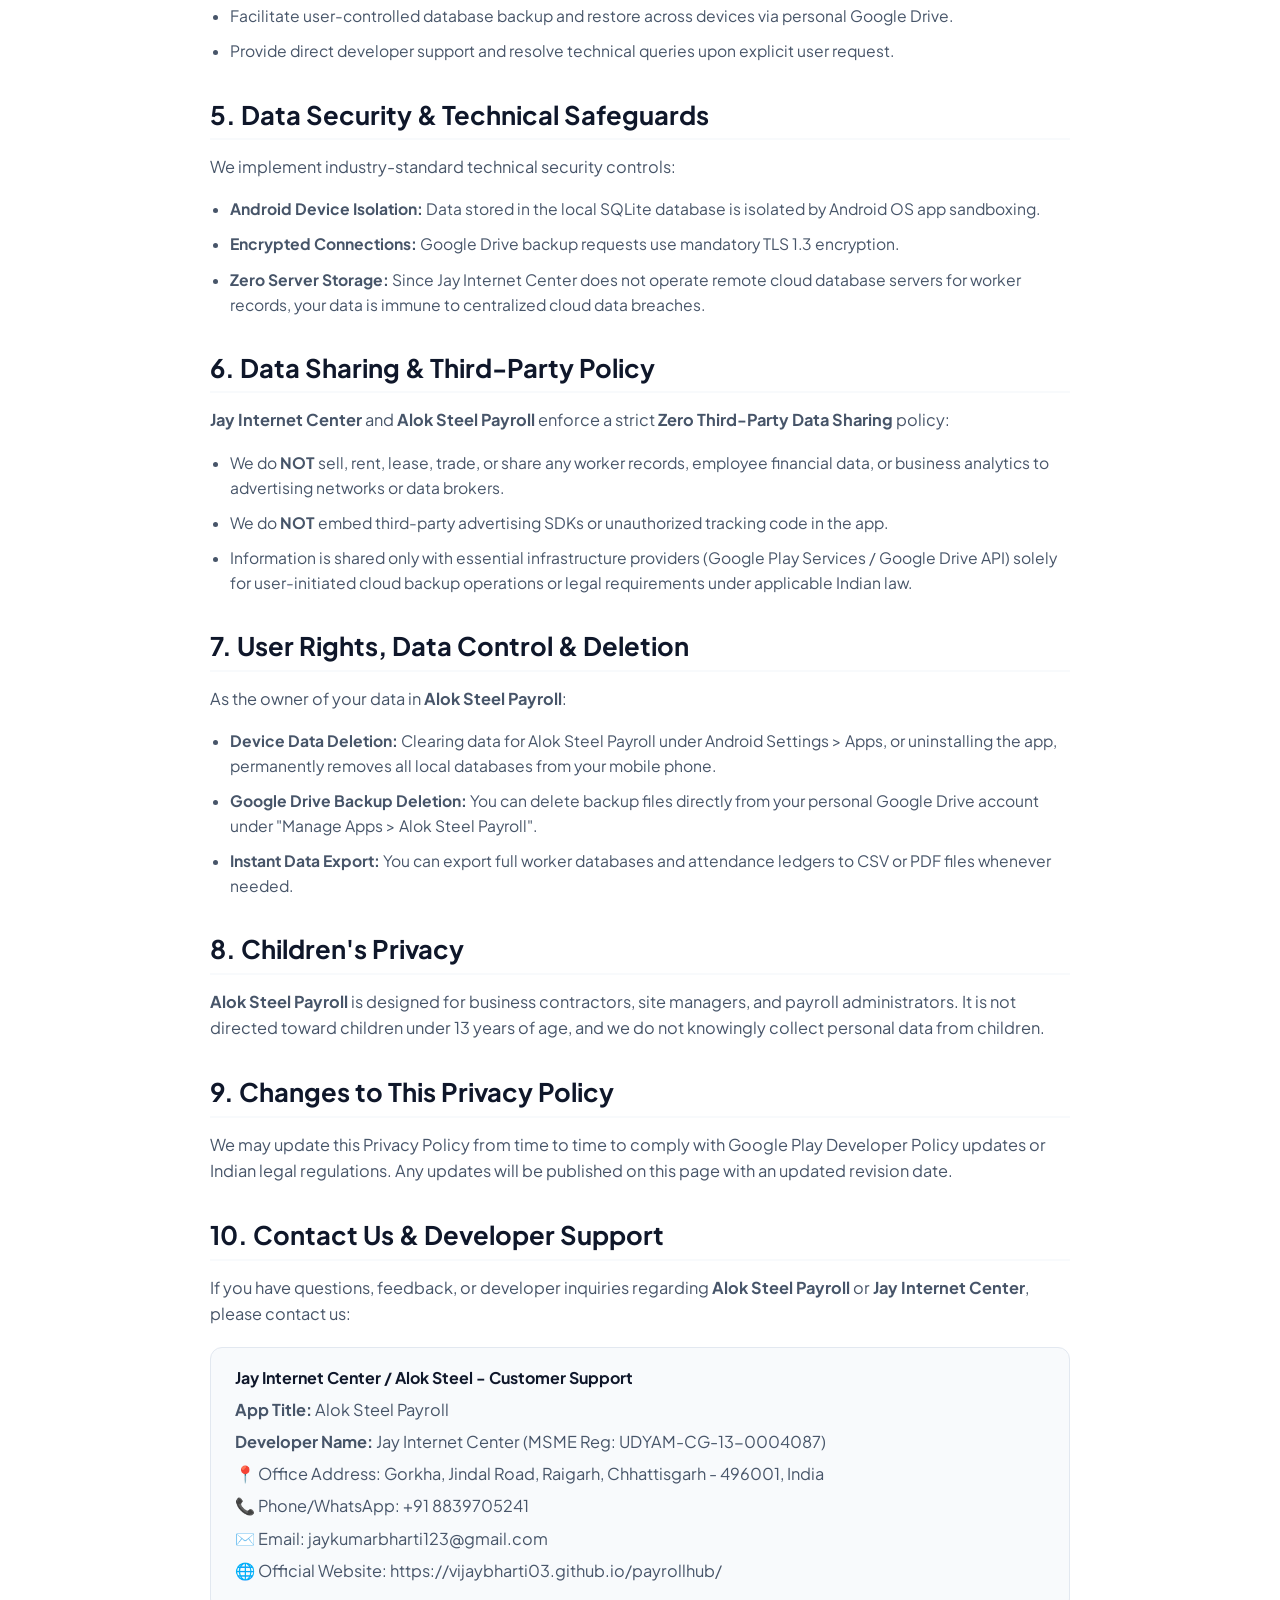
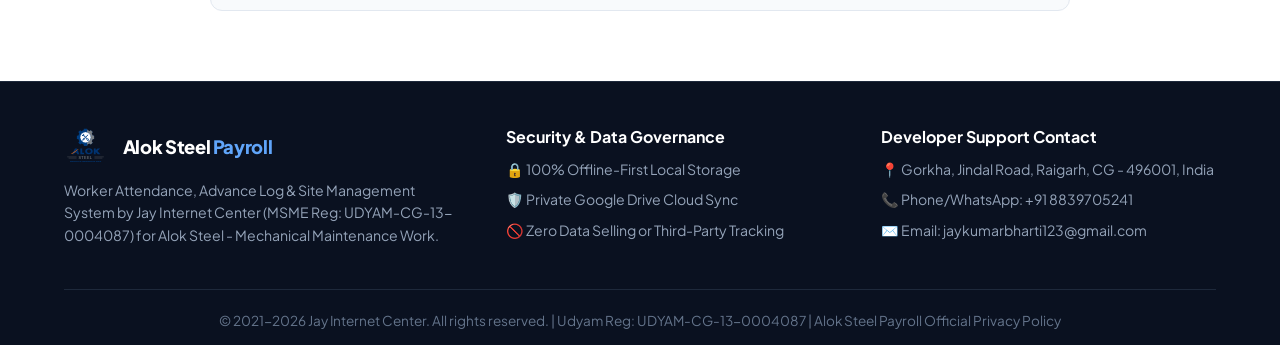
<file: alok-steel-privacy.html>
<!DOCTYPE html>
<html lang="en">
<head>
    <meta charset="UTF-8">
    <meta name="viewport" content="width=device-width, initial-scale=1.0">
    <title>Privacy Policy - Alok Steel Payroll | Jay Internet Center</title>
    <meta name="description" content="Official Google Play Privacy Policy for Alok Steel Payroll app. Developed and owned by Jay Internet Center (MSME Reg: UDYAM-CG-13-0004087) for Alok Steel - Mechanical Maintenance Work.">
    <link rel="icon" type="image/svg+xml" href="alok-steel-logo.svg">
    <link rel="apple-touch-icon" href="alok-steel-logo.svg">
    <link rel="preconnect" href="https://fonts.googleapis.com">
    <link rel="preconnect" href="https://fonts.gstatic.com" crossorigin>
    <link href="https://fonts.googleapis.com/css2?family=Plus+Jakarta+Sans:wght@300;400;500;600;700;800&display=swap" rel="stylesheet">
    <link rel="stylesheet" href="styles.css">
    <style>
        /* Isolated Page Styling - Strict Navigation Lockdown */
        .isolated-navbar {
            background-color: #ffffff;
            border-bottom: 2px solid #e2e8f0;
            padding: 16px 0;
            box-shadow: var(--shadow-sm);
        }

        .isolated-brand {
            display: flex;
            align-items: center;
            gap: 16px;
        }

        .isolated-logo {
            height: 52px;
            width: auto;
            object-fit: contain;
        }

        .brand-text-group {
            display: flex;
            flex-direction: column;
        }

        .brand-text-group .brand-name {
            font-size: 1.4rem;
            font-weight: 800;
            color: #002e66;
            line-height: 1.1;
        }

        .brand-text-group .brand-name span {
            color: #003875;
        }

        .brand-text-group .brand-tagline {
            font-size: 0.78rem;
            font-weight: 700;
            color: #5b6065;
            letter-spacing: 0.5px;
            text-transform: uppercase;
        }

        .isolated-badge-box {
            display: flex;
            align-items: center;
            gap: 8px;
            background: #eff6ff;
            border: 1px solid #bfdbfe;
            color: #1e40af;
            padding: 6px 14px;
            border-radius: 20px;
            font-size: 0.85rem;
            font-weight: 600;
        }

        .isolated-badge-box .status-dot {
            width: 8px;
            height: 8px;
            background-color: #10b981;
            border-radius: 50%;
            display: inline-block;
            box-shadow: 0 0 0 3px rgba(16, 185, 129, 0.2);
        }

        .page-header.alok-header {
            background: linear-gradient(135deg, #002756 0%, #003875 50%, #1e293b 100%);
            padding: 50px 0;
            text-align: center;
        }

        .page-header-logo.alok-header-logo {
            width: 90px;
            height: 90px;
            background: #ffffff;
            padding: 8px;
            border-radius: 20px;
            object-fit: contain;
            box-shadow: 0 10px 25px rgba(0,0,0,0.3);
            margin-bottom: 20px;
        }

        .policy-dates {
            margin-top: 8px;
            color: #93c5fd;
            font-size: 0.95rem;
            font-weight: 500;
        }

        .app-highlight-card {
            border-left: 5px solid #003875;
            background: #f0f7ff;
        }

        .app-highlight-card h3 {
            color: #002e66;
        }

        .address-box.alok-address {
            background: #f8fafc;
            border-left: 4px solid #003875;
        }

        .policy-table-wrapper {
            overflow-x: auto;
            margin: 16px 0;
            border: 1px solid #cbd5e1;
            border-radius: 10px;
        }

        /* Isolated Footer - No Page Links */
        .footer.isolated-footer {
            background-color: #0a1120;
            color: #94a3b8;
            padding: 45px 0 0;
            border-top: 1px solid #1e293b;
        }

        .footer-isolated-grid {
            display: grid;
            grid-template-columns: 1.2fr 1fr 1fr;
            gap: 40px;
            padding-bottom: 35px;
            border-bottom: 1px solid #1e293b;
        }

        .footer-info-block h4 {
            color: #ffffff;
            font-size: 1rem;
            margin-bottom: 12px;
        }

        .footer-info-block p {
            font-size: 0.88rem;
            line-height: 1.6;
            color: #94a3b8;
            margin-bottom: 8px;
        }

        .isolated-bottom-bar {
            padding: 20px 0;
            text-align: center;
            font-size: 0.85rem;
            color: #64748b;
        }

        @media (max-width: 768px) {
            .footer-isolated-grid {
                grid-template-columns: 1fr;
                gap: 25px;
            }
            .nav-container {
                flex-direction: column;
                gap: 12px;
            }
        }
    </style>
</head>
<body>

    <!-- Top Trust Bar -->
    <div class="top-trust-bar">
        <div class="container trust-container">
            <span>🇮🇳 Govt. of India Registered MSME Enterprise | Udyam Reg: <strong>UDYAM-CG-13-0004087</strong> (Jay Internet Center / Alok Steel)</span>
        </div>
    </div>

    <!-- Header Navigation (No Cross-Page Nav Links) -->
    <header class="navbar isolated-navbar">
        <div class="container nav-container">
            <div class="isolated-brand">
                <img src="alok-steel-logo.svg" alt="Alok Steel Payroll Logo" class="isolated-logo">
                <div class="brand-text-group">
                    <span class="brand-name">Alok Steel <span>Payroll</span></span>
                    <span class="brand-tagline">Mechanical Maintenance Work | Jay Internet Center</span>
                </div>
            </div>
        </div>
    </header>

    <!-- Subpage Banner -->
    <section class="page-header alok-header">
        <div class="container">
            <img src="alok-steel-logo.svg" alt="Alok Steel Payroll Logo" class="page-header-logo alok-header-logo">
            <div>
                <span class="badge"><span class="badge-dot"></span> Official Privacy & Data Protection Policy</span>
            </div>
            <h1>Privacy Policy for Alok Steel Payroll</h1>
            <p>Official Google Play Store Privacy Policy for <strong>Alok Steel Payroll</strong> (Developed & Owned by <strong>Jay Internet Center</strong>)</p>
            <p class="policy-dates">Effective Date: October 13, 2026 | Last Updated: November 2026</p>
        </div>
    </section>

    <!-- Main Content -->
    <section class="legal-content">
        <div class="container">
            <div class="legal-wrapper">

                <!-- Google Play Console Match Card -->
                <div class="legal-card highlight-card app-highlight-card">
                    <h3>Google Play Store Developer & App Identification Disclosure</h3>
                    <p style="color: #334155; margin-bottom: 12px; font-size: 0.96rem;">
                        This Privacy Policy is published in full compliance with the <strong>Google Play Developer Policy</strong> and explicitly discloses the exact developer name, legal entity, app title, and contact details matching our Google Play Console store listing:
                    </p>
                    <div class="policy-table-wrapper">
                        <table style="width: 100%; border-collapse: collapse; background: #ffffff; font-size: 0.95rem;">
                            <tr style="border-bottom: 1px solid #e2e8f0;">
                                <td style="padding: 10px 14px; font-weight: 700; color: #002e66; width: 38%;">Google Play App Name:</td>
                                <td style="padding: 10px 14px; color: #0f172a;"><strong>Alok Steel Payroll</strong></td>
                            </tr>
                            <tr style="border-bottom: 1px solid #e2e8f0;">
                                <td style="padding: 10px 14px; font-weight: 700; color: #002e66;">Google Play Developer Account Name:</td>
                                <td style="padding: 10px 14px; color: #0f172a;"><strong>Jay Internet Center</strong></td>
                            </tr>
                            <tr style="border-bottom: 1px solid #e2e8f0;">
                                <td style="padding: 10px 14px; font-weight: 700; color: #002e66;">Legal Entity & Enterprise Owner:</td>
                                <td style="padding: 10px 14px; color: #0f172a;"><strong>JAY INTERNET CENTER</strong> (Govt. of India MSME Registered Enterprise: <code>UDYAM-CG-13-0004087</code>) operating and owning <strong>Alok Steel - Mechanical Maintenance Work</strong></td>
                            </tr>
                            <tr style="border-bottom: 1px solid #e2e8f0;">
                                <td style="padding: 10px 14px; font-weight: 700; color: #002e66;">Brand & Operating Unit:</td>
                                <td style="padding: 10px 14px; color: #0f172a;"><strong>Alok Steel - Mechanical Maintenance Work</strong></td>
                            </tr>
                            <tr style="border-bottom: 1px solid #e2e8f0;">
                                <td style="padding: 10px 14px; font-weight: 700; color: #002e66;">Developer Contact Email:</td>
                                <td style="padding: 10px 14px; color: #0f172a;"><a href="mailto:jaykumarbharti123@gmail.com" style="color: #2563eb; font-weight: 600;">jaykumarbharti123@gmail.com</a></td>
                            </tr>
                            <tr style="border-bottom: 1px solid #e2e8f0;">
                                <td style="padding: 10px 14px; font-weight: 700; color: #002e66;">Customer & Technical Support Phone:</td>
                                <td style="padding: 10px 14px; color: #0f172a;">+91 8839705241</td>
                            </tr>
                            <tr>
                                <td style="padding: 10px 14px; font-weight: 700; color: #002e66;">Official Registered Business Address:</td>
                                <td style="padding: 10px 14px; color: #0f172a;">Gorkha, Jindal Road, Raigarh, Chhattisgarh - 496001, India</td>
                            </tr>
                        </table>
                    </div>
                </div>

                <h2>1. Introduction</h2>
                <p>
                    This Privacy Policy describes how <strong>Jay Internet Center</strong> ("Developer", "Company", "We", "Us", "Our"), an MSME registered enterprise in India (Udyam Registration No: <code>UDYAM-CG-13-0004087</code>) and sole owner/operator of <strong>Alok Steel - Mechanical Maintenance Work</strong>, collects, uses, stores, and protects information when you access or use the <strong>Alok Steel Payroll</strong> mobile application, website, and associated services (collectively, the "Application" or "Service").
                </p>
                <p>
                    By installing, opening, or using <strong>Alok Steel Payroll</strong>, you acknowledge that you have read, understood, and agreed to the privacy and security practices detailed in this document.
                </p>

                <h2>2. Data Controller & Legal Entity Information</h2>
                <p>
                    The official developer, legal entity, and data controller operating Alok Steel Payroll is:
                </p>
                <div class="address-box alok-address">
                    <strong>JAY INTERNET CENTER</strong> (Owner of <em>Alok Steel - Mechanical Maintenance Work</em>)<br>
                    Application Title: <strong>Alok Steel Payroll</strong><br>
                    Proprietorship / Micro Enterprise (Govt. of India MSME)<br>
                    Udyam Registration Number: <code>UDYAM-CG-13-0004087</code><br>
                    Official Address: Gorkha, Jindal Road, Raigarh, Chhattisgarh - 496001, India<br>
                    Developer Mobile / WhatsApp: +91 8839705241<br>
                    Official Developer Email: <a href="mailto:jaykumarbharti123@gmail.com">jaykumarbharti123@gmail.com</a><br>
                    Official Website: <a href="https://vijaybharti03.github.io/payrollhub/">https://vijaybharti03.github.io/payrollhub/</a>
                </div>

                <h2>3. Information We Collect & Processing Mechanisms</h2>

                <h3>3.1 Local Business, Worker & Payroll Data (Stored on Device)</h3>
                <p>
                    <strong>Alok Steel Payroll</strong> enables business owners, site contractors, and payroll administrators to record operational data needed for daily site maintenance and worker payments. This information includes:
                </p>
                <ul>
                    <li><strong>Worker Master Profiles:</strong> Worker names, unique IDs, contact phone numbers, designation, and daily wage rates.</li>
                    <li><strong>Site Attendance Logs:</strong> Shift records, daily attendance status (Present, Absent, Half-Day, Overtime), and site location logs.</li>
                    <li><strong>Advance Payment Transactions:</strong> Money advance amounts paid to workers, payment modes, receipt dates, and digital signatures.</li>
                    <li><strong>Calculated Wage Ledgers:</strong> Net wage calculations, advance recoveries, and generated PDF payslips.</li>
                </ul>
                <p>
                    <em>Crucial Data Privacy Note: All worker, attendance, and payroll records are stored locally inside an encrypted SQLite database on the Android device. Jay Internet Center does not host, upload, or process your worker financial data on external servers.</em>
                </p>

                <h3>3.2 Mobile Permissions Requested</h3>
                <p>
                    To execute core application features, <strong>Alok Steel Payroll</strong> requests the following Android runtime permissions:
                </p>
                <ul>
                    <li><strong>Storage / Media Files Access:</strong> Required strictly to export generated worker PDF payslips, Excel/CSV summary reports, and local database backup files to your phone's storage.</li>
                    <li><strong>Camera / Signature Access:</strong> Used exclusively when capturing worker digital signatures, physical vouchers, or payment receipt photos for advance logs.</li>
                    <li><strong>Internet Access:</strong> Used solely to facilitate voluntary Google Drive synchronization and checking for mandatory security or app updates.</li>
                </ul>

                <h3>3.3 Google Drive Backup & OAuth Authentication Data</h3>
                <p>
                    When you voluntarily enable Google Drive Auto-Sync in <strong>Alok Steel Payroll</strong>:
                </p>
                <ul>
                    <li>The Application connects directly to Google OAuth 2.0 services using the restricted <code>drive.appdata</code> scope.</li>
                    <li>The Application can only access its own private, isolated folder in your Google Drive. It cannot view or read your general Google Drive files.</li>
                    <li>OAuth tokens are saved in Android's <code>EncryptedSharedPreferences</code> on your mobile device.</li>
                    <li>Database backup files pass directly between your mobile phone and your personal Google Drive account via encrypted HTTPS/TLS 1.3 channels without touching any external server owned by Jay Internet Center.</li>
                </ul>

                <h2>4. How We Use Information</h2>
                <p>
                    Information processed inside <strong>Alok Steel Payroll</strong> is utilized exclusively to:
                </p>
                <ul>
                    <li>Calculate daily worker wage totals, overtime bonuses, and net wage distributions.</li>
                    <li>Maintain transparent worker advance balances and recovery transaction logs.</li>
                    <li>Generate downloadable PDF payslips and CSV spreadsheet reports for site accounting.</li>
                    <li>Facilitate user-controlled database backup and restore across devices via personal Google Drive.</li>
                    <li>Provide direct developer support and resolve technical queries upon explicit user request.</li>
                </ul>

                <h2>5. Data Security & Technical Safeguards</h2>
                <p>
                    We implement industry-standard technical security controls:
                </p>
                <ul>
                    <li><strong>Android Device Isolation:</strong> Data stored in the local SQLite database is isolated by Android OS app sandboxing.</li>
                    <li><strong>Encrypted Connections:</strong> Google Drive backup requests use mandatory TLS 1.3 encryption.</li>
                    <li><strong>Zero Server Storage:</strong> Since Jay Internet Center does not operate remote cloud database servers for worker records, your data is immune to centralized cloud data breaches.</li>
                </ul>

                <h2>6. Data Sharing & Third-Party Policy</h2>
                <p>
                    <strong>Jay Internet Center</strong> and <strong>Alok Steel Payroll</strong> enforce a strict <strong>Zero Third-Party Data Sharing</strong> policy:
                </p>
                <ul>
                    <li>We do <strong>NOT</strong> sell, rent, lease, trade, or share any worker records, employee financial data, or business analytics to advertising networks or data brokers.</li>
                    <li>We do <strong>NOT</strong> embed third-party advertising SDKs or unauthorized tracking code in the app.</li>
                    <li>Information is shared only with essential infrastructure providers (Google Play Services / Google Drive API) solely for user-initiated cloud backup operations or legal requirements under applicable Indian law.</li>
                </ul>

                <h2>7. User Rights, Data Control & Deletion</h2>
                <p>
                    As the owner of your data in <strong>Alok Steel Payroll</strong>:
                </p>
                <ul>
                    <li><strong>Device Data Deletion:</strong> Clearing data for Alok Steel Payroll under Android Settings &gt; Apps, or uninstalling the app, permanently removes all local databases from your mobile phone.</li>
                    <li><strong>Google Drive Backup Deletion:</strong> You can delete backup files directly from your personal Google Drive account under "Manage Apps &gt; Alok Steel Payroll".</li>
                    <li><strong>Instant Data Export:</strong> You can export full worker databases and attendance ledgers to CSV or PDF files whenever needed.</li>
                </ul>

                <h2>8. Children's Privacy</h2>
                <p>
                    <strong>Alok Steel Payroll</strong> is designed for business contractors, site managers, and payroll administrators. It is not directed toward children under 13 years of age, and we do not knowingly collect personal data from children.
                </p>

                <h2>9. Changes to This Privacy Policy</h2>
                <p>
                    We may update this Privacy Policy from time to time to comply with Google Play Developer Policy updates or Indian legal regulations. Any updates will be published on this page with an updated revision date.
                </p>

                <h2>10. Contact Us & Developer Support</h2>
                <p>
                    If you have questions, feedback, or developer inquiries regarding <strong>Alok Steel Payroll</strong> or <strong>Jay Internet Center</strong>, please contact us:
                </p>
                <div class="contact-card-inline">
                    <h4>Jay Internet Center / Alok Steel - Customer Support</h4>
                    <p><strong>App Title:</strong> Alok Steel Payroll</p>
                    <p><strong>Developer Name:</strong> Jay Internet Center (MSME Reg: UDYAM-CG-13-0004087)</p>
                    <p>📍 Office Address: Gorkha, Jindal Road, Raigarh, Chhattisgarh - 496001, India</p>
                    <p>📞 Phone/WhatsApp: +91 8839705241</p>
                    <p>✉️ Email: <a href="mailto:jaykumarbharti123@gmail.com">jaykumarbharti123@gmail.com</a></p>
                    <p>🌐 Official Website: <a href="https://vijaybharti03.github.io/payrollhub/">https://vijaybharti03.github.io/payrollhub/</a></p>
                </div>

            </div>
        </div>
    </section>

    <!-- Isolated Footer (No Cross-Page Navigation Links) -->
    <footer class="footer isolated-footer">
        <div class="container">
            <div class="footer-isolated-grid">
                <div class="footer-info-block">
                    <div class="isolated-brand" style="margin-bottom: 12px;">
                        <img src="alok-steel-logo.svg" alt="Alok Steel Logo" style="height: 40px; filter: brightness(1.1);">
                        <div class="brand-text-group">
                            <span class="brand-name" style="color: #ffffff; font-size: 1.15rem;">Alok Steel <span style="color: #60a5fa;">Payroll</span></span>
                        </div>
                    </div>
                    <p>Worker Attendance, Advance Log & Site Management System by Jay Internet Center (MSME Reg: UDYAM-CG-13-0004087) for Alok Steel - Mechanical Maintenance Work.</p>
                </div>

                <div class="footer-info-block">
                    <h4>Security & Data Governance</h4>
                    <p>🔒 100% Offline-First Local Storage</p>
                    <p>🛡️ Private Google Drive Cloud Sync</p>
                    <p>🚫 Zero Data Selling or Third-Party Tracking</p>
                </div>

                <div class="footer-info-block">
                    <h4>Developer Support Contact</h4>
                    <p>📍 Gorkha, Jindal Road, Raigarh, CG - 496001, India</p>
                    <p>📞 Phone/WhatsApp: +91 8839705241</p>
                    <p>✉️ Email: jaykumarbharti123@gmail.com</p>
                </div>
            </div>

            <div class="isolated-bottom-bar">
                <p>&copy; 2021-2026 Jay Internet Center. All rights reserved. | Udyam Reg: UDYAM-CG-13-0004087 | Alok Steel Payroll Official Privacy Policy</p>
            </div>
        </div>
    </footer>

</body>
</html>
</file>
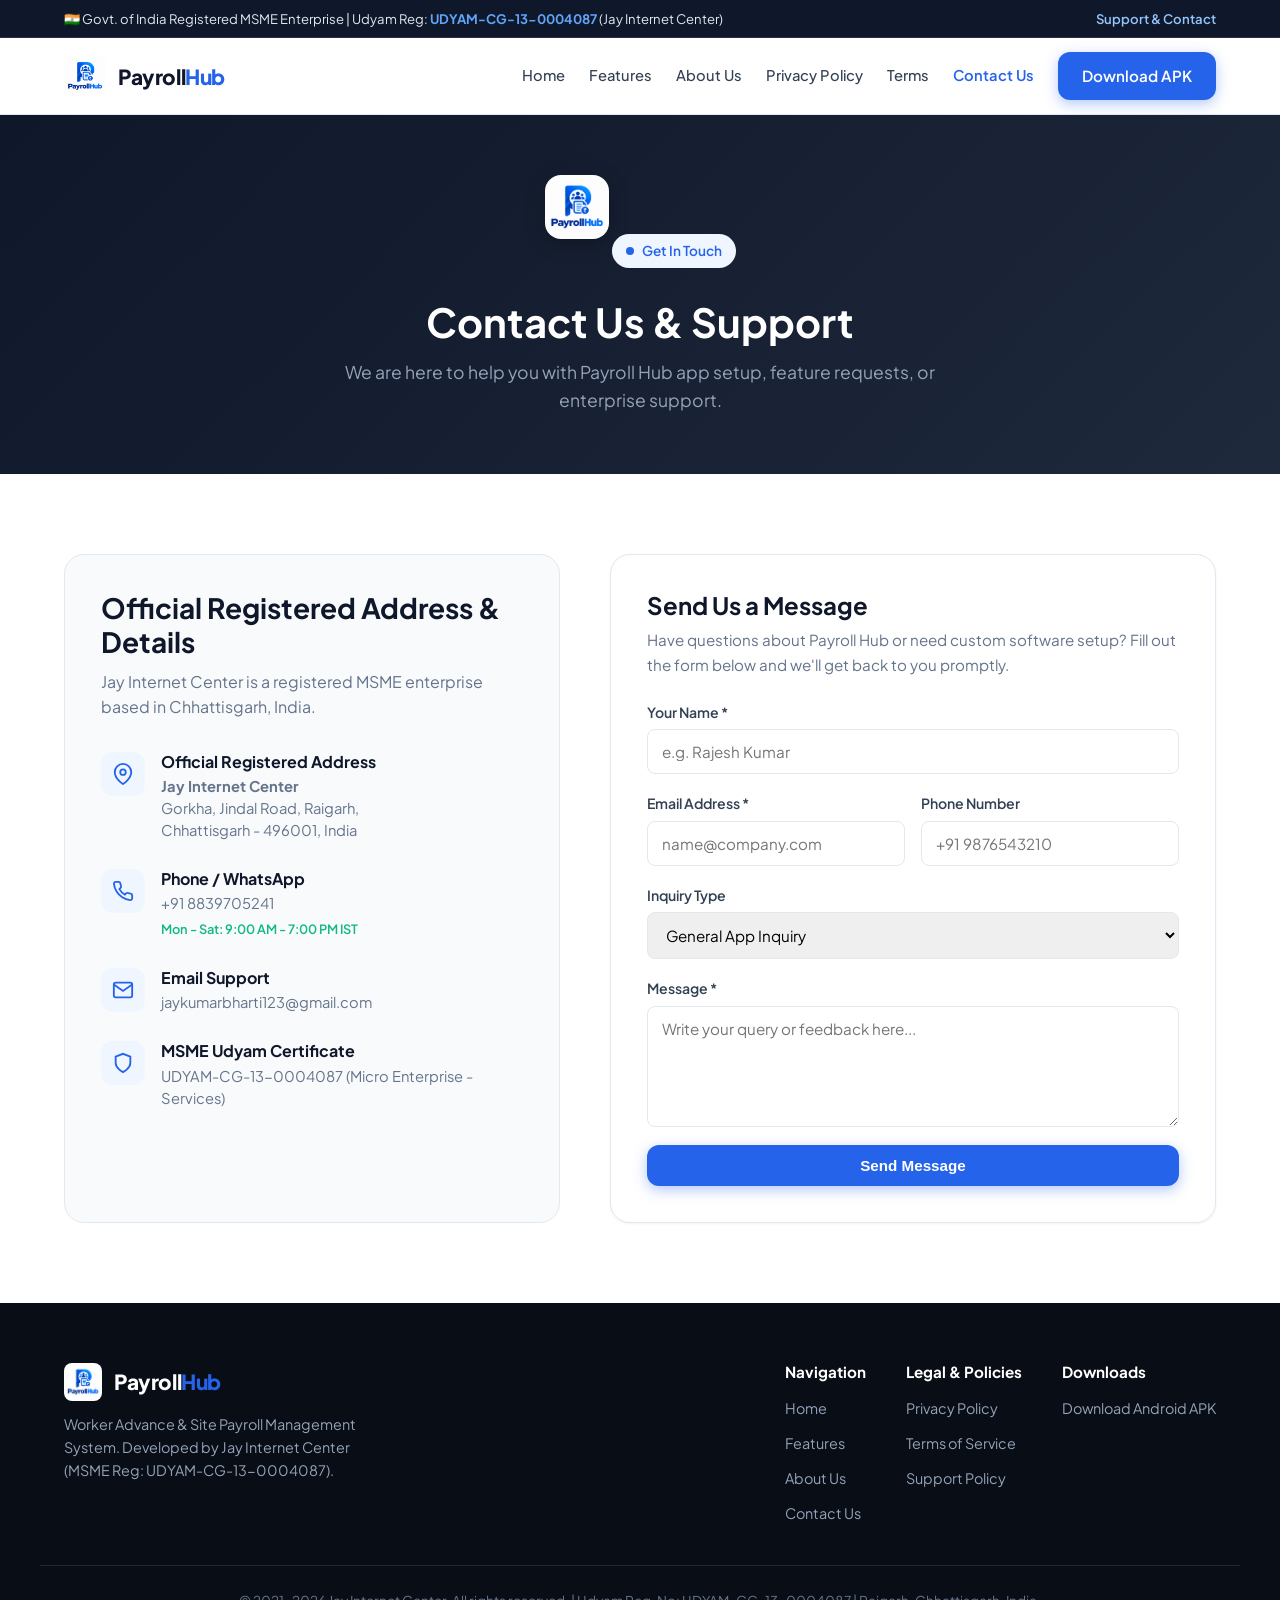
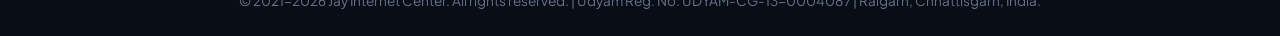
<file: contact.html>
<!DOCTYPE html>
<html lang="en">
<head>
    <meta charset="UTF-8">
    <meta name="viewport" content="width=device-width, initial-scale=1.0">
    <title>Contact Us - Jay Internet Center & Payroll Hub Support</title>
    <meta name="description" content="Get in touch with Jay Internet Center for Payroll Hub app support, business inquiries, and custom software solutions. Address: Raigarh, Chhattisgarh.">
    <link rel="icon" type="image/png" href="logo.png">
    <link rel="apple-touch-icon" href="logo.png">
    <link rel="preconnect" href="https://fonts.googleapis.com">
    <link rel="preconnect" href="https://fonts.gstatic.com" crossorigin>
    <link href="https://fonts.googleapis.com/css2?family=Plus+Jakarta+Sans:wght@300;400;500;600;700;800&display=swap" rel="stylesheet">
    <link rel="stylesheet" href="styles.css">
</head>
<body>

    <!-- Top Trust Bar -->
    <div class="top-trust-bar">
        <div class="container trust-container">
            <span>🇮🇳 Govt. of India Registered MSME Enterprise | Udyam Reg: <strong>UDYAM-CG-13-0004087</strong> (Jay Internet Center)</span>
            <a href="contact.html">Support & Contact</a>
        </div>
    </div>

    <!-- Header Navigation -->
    <header class="navbar">
        <div class="container nav-container">
            <a href="index.html" class="brand-logo">
                <img src="logo.png" alt="Payroll Hub Logo" class="brand-logo-img">
                <span class="brand-name">Payroll<span>Hub</span></span>
            </a>

            <nav class="nav-links" id="navLinks">
                <a href="index.html">Home</a>
                <a href="index.html#features">Features</a>
                <a href="about.html">About Us</a>
                <a href="privacy.html">Privacy Policy</a>
                <a href="terms.html">Terms</a>
                <a href="contact.html" class="active">Contact Us</a>
                <a href="app-t1-debug.apk" class="btn btn-primary nav-btn">Download APK</a>
            </nav>

            <button class="hamburger" id="hamburger" aria-label="Toggle Menu">
                <span></span>
                <span></span>
                <span></span>
            </button>
        </div>
    </header>

    <!-- Subpage Banner -->
    <section class="page-header">
        <div class="container">
            <img src="logo.png" alt="Payroll Hub Logo" class="page-header-logo">
            <span class="badge"><span class="badge-dot"></span> Get In Touch</span>
            <h1>Contact Us & Support</h1>
            <p>We are here to help you with Payroll Hub app setup, feature requests, or enterprise support.</p>
        </div>
    </section>

    <!-- Main Content -->
    <section class="contact-section">
        <div class="container">
            <div class="contact-grid">

                <!-- Contact Details Card -->
                <div class="contact-info-card">
                    <h2>Official Registered Address & Details</h2>
                    <p class="contact-sub">Jay Internet Center is a registered MSME enterprise based in Chhattisgarh, India.</p>

                    <div class="info-blocks">
                        <div class="info-item">
                            <div class="info-icon">
                                <svg width="22" height="22" viewBox="0 0 24 24" fill="none" stroke="currentColor" stroke-width="2"><path d="M21 10c0 7-9 13-9 13s-9-6-9-13a9 9 0 0 1 18 0z"/><circle cx="12" cy="10" r="3"/></svg>
                            </div>
                            <div>
                                <h4>Official Registered Address</h4>
                                <p><strong>Jay Internet Center</strong><br>Gorkha, Jindal Road, Raigarh,<br>Chhattisgarh - 496001, India</p>
                            </div>
                        </div>

                        <div class="info-item">
                            <div class="info-icon">
                                <svg width="22" height="22" viewBox="0 0 24 24" fill="none" stroke="currentColor" stroke-width="2"><path d="M22 16.92v3a2 2 0 0 1-2.18 2 19.79 19.79 0 0 1-8.63-3.07 19.5 19.5 0 0 1-6-6 19.79 19.79 0 0 1-3.07-8.67A2 2 0 0 1 4.11 2h3a2 2 0 0 1 2 1.72 12.84 12.84 0 0 0 .7 2.81 2 2 0 0 1-.45 2.11L8.09 9.91a16 16 0 0 0 6 6l1.27-1.27a2 2 0 0 1 2.11-.45 12.84 12.84 0 0 0 2.81.7A2 2 0 0 1 22 16.92z"/></svg>
                            </div>
                            <div>
                                <h4>Phone / WhatsApp</h4>
                                <p><a href="tel:+918839705241">+91 8839705241</a></p>
                                <span class="hours">Mon - Sat: 9:00 AM - 7:00 PM IST</span>
                            </div>
                        </div>

                        <div class="info-item">
                            <div class="info-icon">
                                <svg width="22" height="22" viewBox="0 0 24 24" fill="none" stroke="currentColor" stroke-width="2"><path d="M4 4h16c1.1 0 2 .9 2 2v12c0 1.1-.9 2-2 2H4c-1.1 0-2-.9-2-2V6c0-1.1.9-2 2-2z"/><polyline points="22,6 12,13 2,6"/></svg>
                            </div>
                            <div>
                                <h4>Email Support</h4>
                                <p><a href="mailto:jaykumarbharti123@gmail.com">jaykumarbharti123@gmail.com</a></p>
                            </div>
                        </div>

                        <div class="info-item">
                            <div class="info-icon">
                                <svg width="22" height="22" viewBox="0 0 24 24" fill="none" stroke="currentColor" stroke-width="2"><path d="M12 22s8-4 8-10V5l-8-3-8 3v7c0 6 8 10 8 10z"/></svg>
                            </div>
                            <div>
                                <h4>MSME Udyam Certificate</h4>
                                <p>UDYAM-CG-13-0004087 (Micro Enterprise - Services)</p>
                            </div>
                        </div>
                    </div>
                </div>

                <!-- Contact Form -->
                <div class="contact-form-card">
                    <h3>Send Us a Message</h3>
                    <p>Have questions about Payroll Hub or need custom software setup? Fill out the form below and we'll get back to you promptly.</p>

                    <form id="contactForm" class="form-body">
                        <div class="form-group">
                            <label for="name">Your Name *</label>
                            <input type="text" id="name" required placeholder="e.g. Rajesh Kumar">
                        </div>

                        <div class="form-row">
                            <div class="form-group">
                                <label for="email">Email Address *</label>
                                <input type="email" id="email" required placeholder="name@company.com">
                            </div>
                            <div class="form-group">
                                <label for="phone">Phone Number</label>
                                <input type="tel" id="phone" placeholder="+91 9876543210">
                            </div>
                        </div>

                        <div class="form-group">
                            <label for="subject">Inquiry Type</label>
                            <select id="subject">
                                <option value="general">General App Inquiry</option>
                                <option value="support">Technical / App Support</option>
                                <option value="custom">Custom Features / Contractor Setup</option>
                                <option value="privacy">Privacy & Data Question</option>
                            </select>
                        </div>

                        <div class="form-group">
                            <label for="message">Message *</label>
                            <textarea id="message" rows="5" required placeholder="Write your query or feedback here..."></textarea>
                        </div>

                        <button type="submit" class="btn btn-primary btn-block">
                            Send Message
                        </button>
                        <div id="formAlert" class="form-alert" style="display: none;"></div>
                    </form>
                </div>

            </div>
        </div>
    </section>

    <!-- Footer -->
    <footer class="footer">
        <div class="container footer-container">
            <div class="footer-brand">
                <a href="index.html" class="brand-logo">
                    <img src="logo.png" alt="Payroll Hub Logo" class="footer-logo-img">
                    <span class="brand-name">Payroll<span>Hub</span></span>
                </a>
                <p>Worker Advance & Site Payroll Management System. Developed by Jay Internet Center (MSME Reg: UDYAM-CG-13-0004087).</p>
            </div>

            <div class="footer-links">
                <div class="f-col">
                    <h4>Navigation</h4>
                    <a href="index.html">Home</a>
                    <a href="index.html#features">Features</a>
                    <a href="about.html">About Us</a>
                    <a href="contact.html">Contact Us</a>
                </div>
                <div class="f-col">
                    <h4>Legal & Policies</h4>
                    <a href="privacy.html">Privacy Policy</a>
                    <a href="terms.html">Terms of Service</a>
                    <a href="contact.html">Support Policy</a>
                </div>
                <div class="f-col">
                    <h4>Downloads</h4>
                    <a href="app-t1-debug.apk">Download Android APK</a>
                </div>
            </div>
        </div>
        <div class="footer-bottom">
            <div class="container">
                <p>&copy; 2021-2026 Jay Internet Center. All rights reserved. | Udyam Reg. No: UDYAM-CG-13-0004087 | Raigarh, Chhattisgarh, India.</p>
            </div>
        </div>
    </footer>

    <script src="script.js"></script>
</body>
</html>
</file>
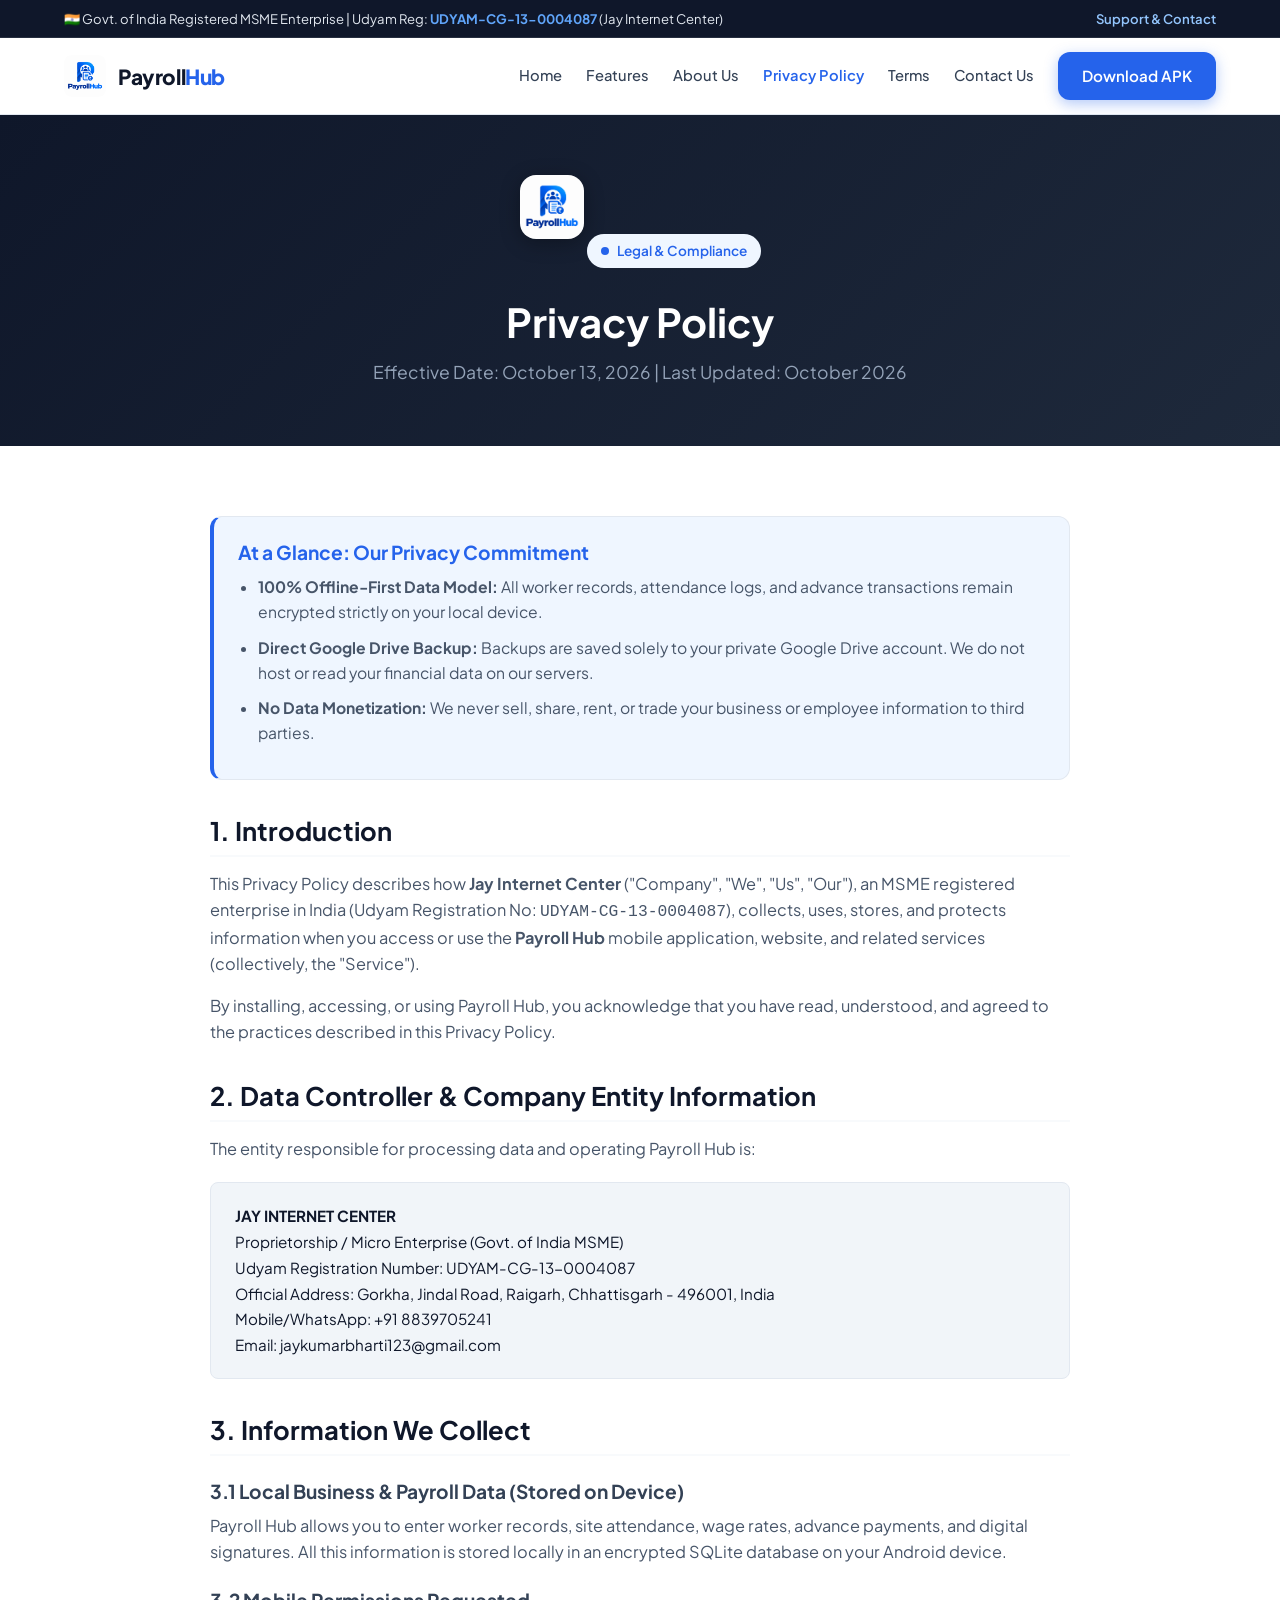
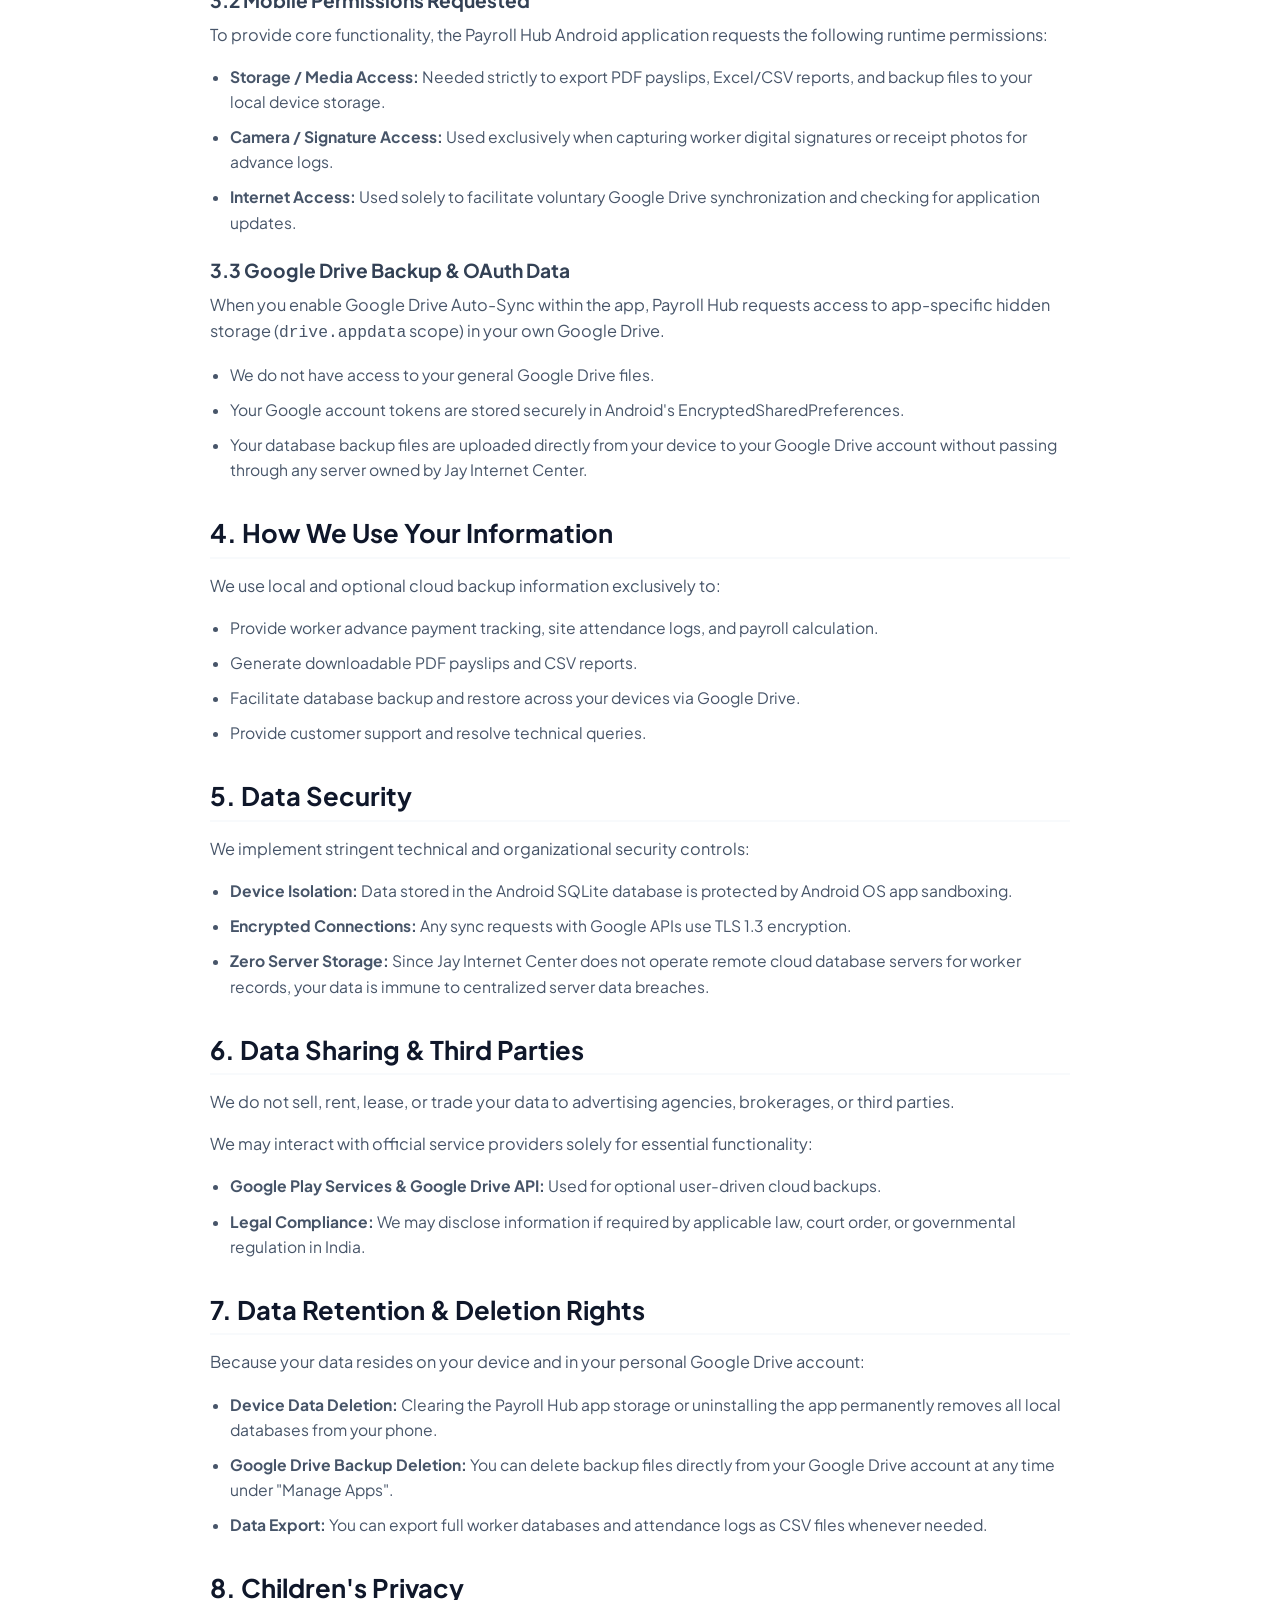
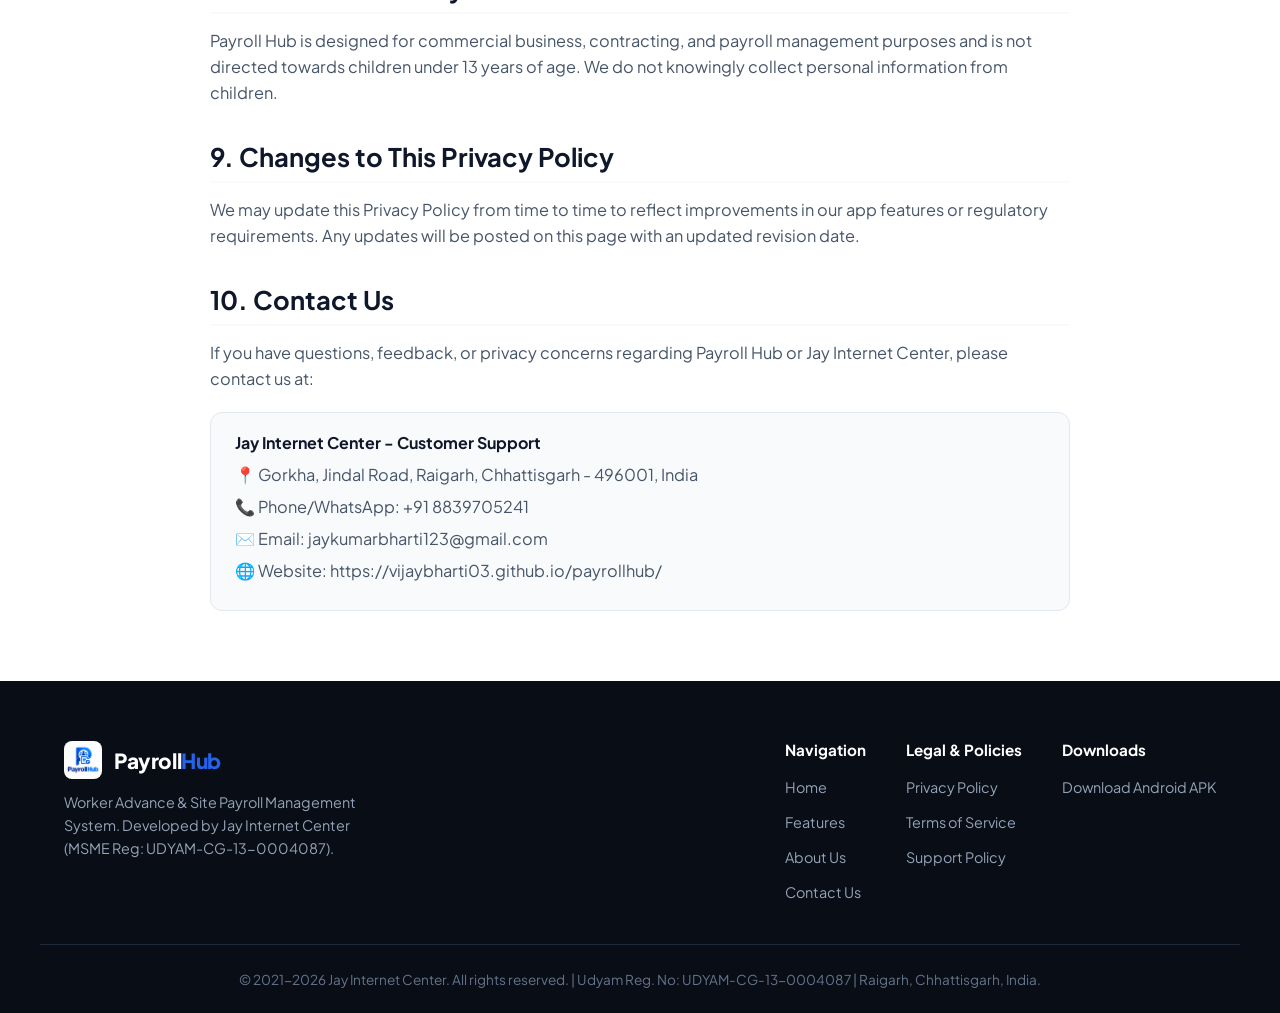
<file: privacy.html>
<!DOCTYPE html>
<html lang="en">
<head>
    <meta charset="UTF-8">
    <meta name="viewport" content="width=device-width, initial-scale=1.0">
    <title>Privacy Policy - Payroll Hub | Jay Internet Center</title>
    <meta name="description" content="Official Privacy Policy for Payroll Hub app and website. Learn how Jay Internet Center protects your worker attendance, advance, and payroll data.">
    <link rel="icon" type="image/png" href="logo.png">
    <link rel="apple-touch-icon" href="logo.png">
    <link rel="preconnect" href="https://fonts.googleapis.com">
    <link rel="preconnect" href="https://fonts.gstatic.com" crossorigin>
    <link href="https://fonts.googleapis.com/css2?family=Plus+Jakarta+Sans:wght@300;400;500;600;700;800&display=swap" rel="stylesheet">
    <link rel="stylesheet" href="styles.css">
</head>
<body>

    <!-- Top Trust Bar -->
    <div class="top-trust-bar">
        <div class="container trust-container">
            <span>🇮🇳 Govt. of India Registered MSME Enterprise | Udyam Reg: <strong>UDYAM-CG-13-0004087</strong> (Jay Internet Center)</span>
            <a href="contact.html">Support & Contact</a>
        </div>
    </div>

    <!-- Header Navigation -->
    <header class="navbar">
        <div class="container nav-container">
            <a href="index.html" class="brand-logo">
                <img src="logo.png" alt="Payroll Hub Logo" class="brand-logo-img">
                <span class="brand-name">Payroll<span>Hub</span></span>
            </a>

            <nav class="nav-links" id="navLinks">
                <a href="index.html">Home</a>
                <a href="index.html#features">Features</a>
                <a href="about.html">About Us</a>
                <a href="privacy.html" class="active">Privacy Policy</a>
                <a href="terms.html">Terms</a>
                <a href="contact.html">Contact Us</a>
                <a href="app-t1-debug.apk" class="btn btn-primary nav-btn">Download APK</a>
            </nav>

            <button class="hamburger" id="hamburger" aria-label="Toggle Menu">
                <span></span>
                <span></span>
                <span></span>
            </button>
        </div>
    </header>

    <!-- Subpage Banner -->
    <section class="page-header">
        <div class="container">
            <img src="logo.png" alt="Payroll Hub Logo" class="page-header-logo">
            <span class="badge"><span class="badge-dot"></span> Legal & Compliance</span>
            <h1>Privacy Policy</h1>
            <p>Effective Date: October 13, 2026 | Last Updated: October 2026</p>
        </div>
    </section>

    <!-- Main Content -->
    <section class="legal-content">
        <div class="container">
            <div class="legal-wrapper">

                <div class="legal-card highlight-card">
                    <h3>At a Glance: Our Privacy Commitment</h3>
                    <ul>
                        <li><strong>100% Offline-First Data Model:</strong> All worker records, attendance logs, and advance transactions remain encrypted strictly on your local device.</li>
                        <li><strong>Direct Google Drive Backup:</strong> Backups are saved solely to your private Google Drive account. We do not host or read your financial data on our servers.</li>
                        <li><strong>No Data Monetization:</strong> We never sell, share, rent, or trade your business or employee information to third parties.</li>
                    </ul>
                </div>

                <h2>1. Introduction</h2>
                <p>
                    This Privacy Policy describes how <strong>Jay Internet Center</strong> ("Company", "We", "Us", "Our"), an MSME registered enterprise in India (Udyam Registration No: <code>UDYAM-CG-13-0004087</code>), collects, uses, stores, and protects information when you access or use the <strong>Payroll Hub</strong> mobile application, website, and related services (collectively, the "Service").
                </p>
                <p>
                    By installing, accessing, or using Payroll Hub, you acknowledge that you have read, understood, and agreed to the practices described in this Privacy Policy.
                </p>

                <h2>2. Data Controller & Company Entity Information</h2>
                <p>
                    The entity responsible for processing data and operating Payroll Hub is:
                </p>
                <div class="address-box">
                    <strong>JAY INTERNET CENTER</strong><br>
                    Proprietorship / Micro Enterprise (Govt. of India MSME)<br>
                    Udyam Registration Number: UDYAM-CG-13-0004087<br>
                    Official Address: Gorkha, Jindal Road, Raigarh, Chhattisgarh - 496001, India<br>
                    Mobile/WhatsApp: +91 8839705241<br>
                    Email: <a href="mailto:jaykumarbharti123@gmail.com">jaykumarbharti123@gmail.com</a>
                </div>

                <h2>3. Information We Collect</h2>
                <h3>3.1 Local Business & Payroll Data (Stored on Device)</h3>
                <p>
                    Payroll Hub allows you to enter worker records, site attendance, wage rates, advance payments, and digital signatures. All this information is stored locally in an encrypted SQLite database on your Android device.
                </p>

                <h3>3.2 Mobile Permissions Requested</h3>
                <p>
                    To provide core functionality, the Payroll Hub Android application requests the following runtime permissions:
                </p>
                <ul>
                    <li><strong>Storage / Media Access:</strong> Needed strictly to export PDF payslips, Excel/CSV reports, and backup files to your local device storage.</li>
                    <li><strong>Camera / Signature Access:</strong> Used exclusively when capturing worker digital signatures or receipt photos for advance logs.</li>
                    <li><strong>Internet Access:</strong> Used solely to facilitate voluntary Google Drive synchronization and checking for application updates.</li>
                </ul>

                <h3>3.3 Google Drive Backup & OAuth Data</h3>
                <p>
                    When you enable Google Drive Auto-Sync within the app, Payroll Hub requests access to app-specific hidden storage (<code>drive.appdata</code> scope) in your own Google Drive.
                </p>
                <ul>
                    <li>We do not have access to your general Google Drive files.</li>
                    <li>Your Google account tokens are stored securely in Android's EncryptedSharedPreferences.</li>
                    <li>Your database backup files are uploaded directly from your device to your Google Drive account without passing through any server owned by Jay Internet Center.</li>
                </ul>

                <h2>4. How We Use Your Information</h2>
                <p>We use local and optional cloud backup information exclusively to:</p>
                <ul>
                    <li>Provide worker advance payment tracking, site attendance logs, and payroll calculation.</li>
                    <li>Generate downloadable PDF payslips and CSV reports.</li>
                    <li>Facilitate database backup and restore across your devices via Google Drive.</li>
                    <li>Provide customer support and resolve technical queries.</li>
                </ul>

                <h2>5. Data Security</h2>
                <p>
                    We implement stringent technical and organizational security controls:
                </p>
                <ul>
                    <li><strong>Device Isolation:</strong> Data stored in the Android SQLite database is protected by Android OS app sandboxing.</li>
                    <li><strong>Encrypted Connections:</strong> Any sync requests with Google APIs use TLS 1.3 encryption.</li>
                    <li><strong>Zero Server Storage:</strong> Since Jay Internet Center does not operate remote cloud database servers for worker records, your data is immune to centralized server data breaches.</li>
                </ul>

                <h2>6. Data Sharing & Third Parties</h2>
                <p>
                    We do not sell, rent, lease, or trade your data to advertising agencies, brokerages, or third parties.
                </p>
                <p>
                    We may interact with official service providers solely for essential functionality:
                </p>
                <ul>
                    <li><strong>Google Play Services & Google Drive API:</strong> Used for optional user-driven cloud backups.</li>
                    <li><strong>Legal Compliance:</strong> We may disclose information if required by applicable law, court order, or governmental regulation in India.</li>
                </ul>

                <h2>7. Data Retention & Deletion Rights</h2>
                <p>
                    Because your data resides on your device and in your personal Google Drive account:
                </p>
                <ul>
                    <li><strong>Device Data Deletion:</strong> Clearing the Payroll Hub app storage or uninstalling the app permanently removes all local databases from your phone.</li>
                    <li><strong>Google Drive Backup Deletion:</strong> You can delete backup files directly from your Google Drive account at any time under "Manage Apps".</li>
                    <li><strong>Data Export:</strong> You can export full worker databases and attendance logs as CSV files whenever needed.</li>
                </ul>

                <h2>8. Children's Privacy</h2>
                <p>
                    Payroll Hub is designed for commercial business, contracting, and payroll management purposes and is not directed towards children under 13 years of age. We do not knowingly collect personal information from children.
                </p>

                <h2>9. Changes to This Privacy Policy</h2>
                <p>
                    We may update this Privacy Policy from time to time to reflect improvements in our app features or regulatory requirements. Any updates will be posted on this page with an updated revision date.
                </p>

                <h2>10. Contact Us</h2>
                <p>
                    If you have questions, feedback, or privacy concerns regarding Payroll Hub or Jay Internet Center, please contact us at:
                </p>
                <div class="contact-card-inline">
                    <h4>Jay Internet Center - Customer Support</h4>
                    <p>📍 Gorkha, Jindal Road, Raigarh, Chhattisgarh - 496001, India</p>
                    <p>📞 Phone/WhatsApp: +91 8839705241</p>
                    <p>✉️ Email: <a href="mailto:jaykumarbharti123@gmail.com">jaykumarbharti123@gmail.com</a></p>
                    <p>🌐 Website: <a href="index.html">https://vijaybharti03.github.io/payrollhub/</a></p>
                </div>

            </div>
        </div>
    </section>

    <!-- Footer -->
    <footer class="footer">
        <div class="container footer-container">
            <div class="footer-brand">
                <a href="index.html" class="brand-logo">
                    <img src="logo.png" alt="Payroll Hub Logo" class="footer-logo-img">
                    <span class="brand-name">Payroll<span>Hub</span></span>
                </a>
                <p>Worker Advance & Site Payroll Management System. Developed by Jay Internet Center (MSME Reg: UDYAM-CG-13-0004087).</p>
            </div>

            <div class="footer-links">
                <div class="f-col">
                    <h4>Navigation</h4>
                    <a href="index.html">Home</a>
                    <a href="index.html#features">Features</a>
                    <a href="about.html">About Us</a>
                    <a href="contact.html">Contact Us</a>
                </div>
                <div class="f-col">
                    <h4>Legal & Policies</h4>
                    <a href="privacy.html">Privacy Policy</a>
                    <a href="terms.html">Terms of Service</a>
                    <a href="contact.html">Support Policy</a>
                </div>
                <div class="f-col">
                    <h4>Downloads</h4>
                    <a href="app-t1-debug.apk">Download Android APK</a>
                </div>
            </div>
        </div>
        <div class="footer-bottom">
            <div class="container">
                <p>&copy; 2021-2026 Jay Internet Center. All rights reserved. | Udyam Reg. No: UDYAM-CG-13-0004087 | Raigarh, Chhattisgarh, India.</p>
            </div>
        </div>
    </footer>

    <script src="script.js"></script>
</body>
</html>
</file>
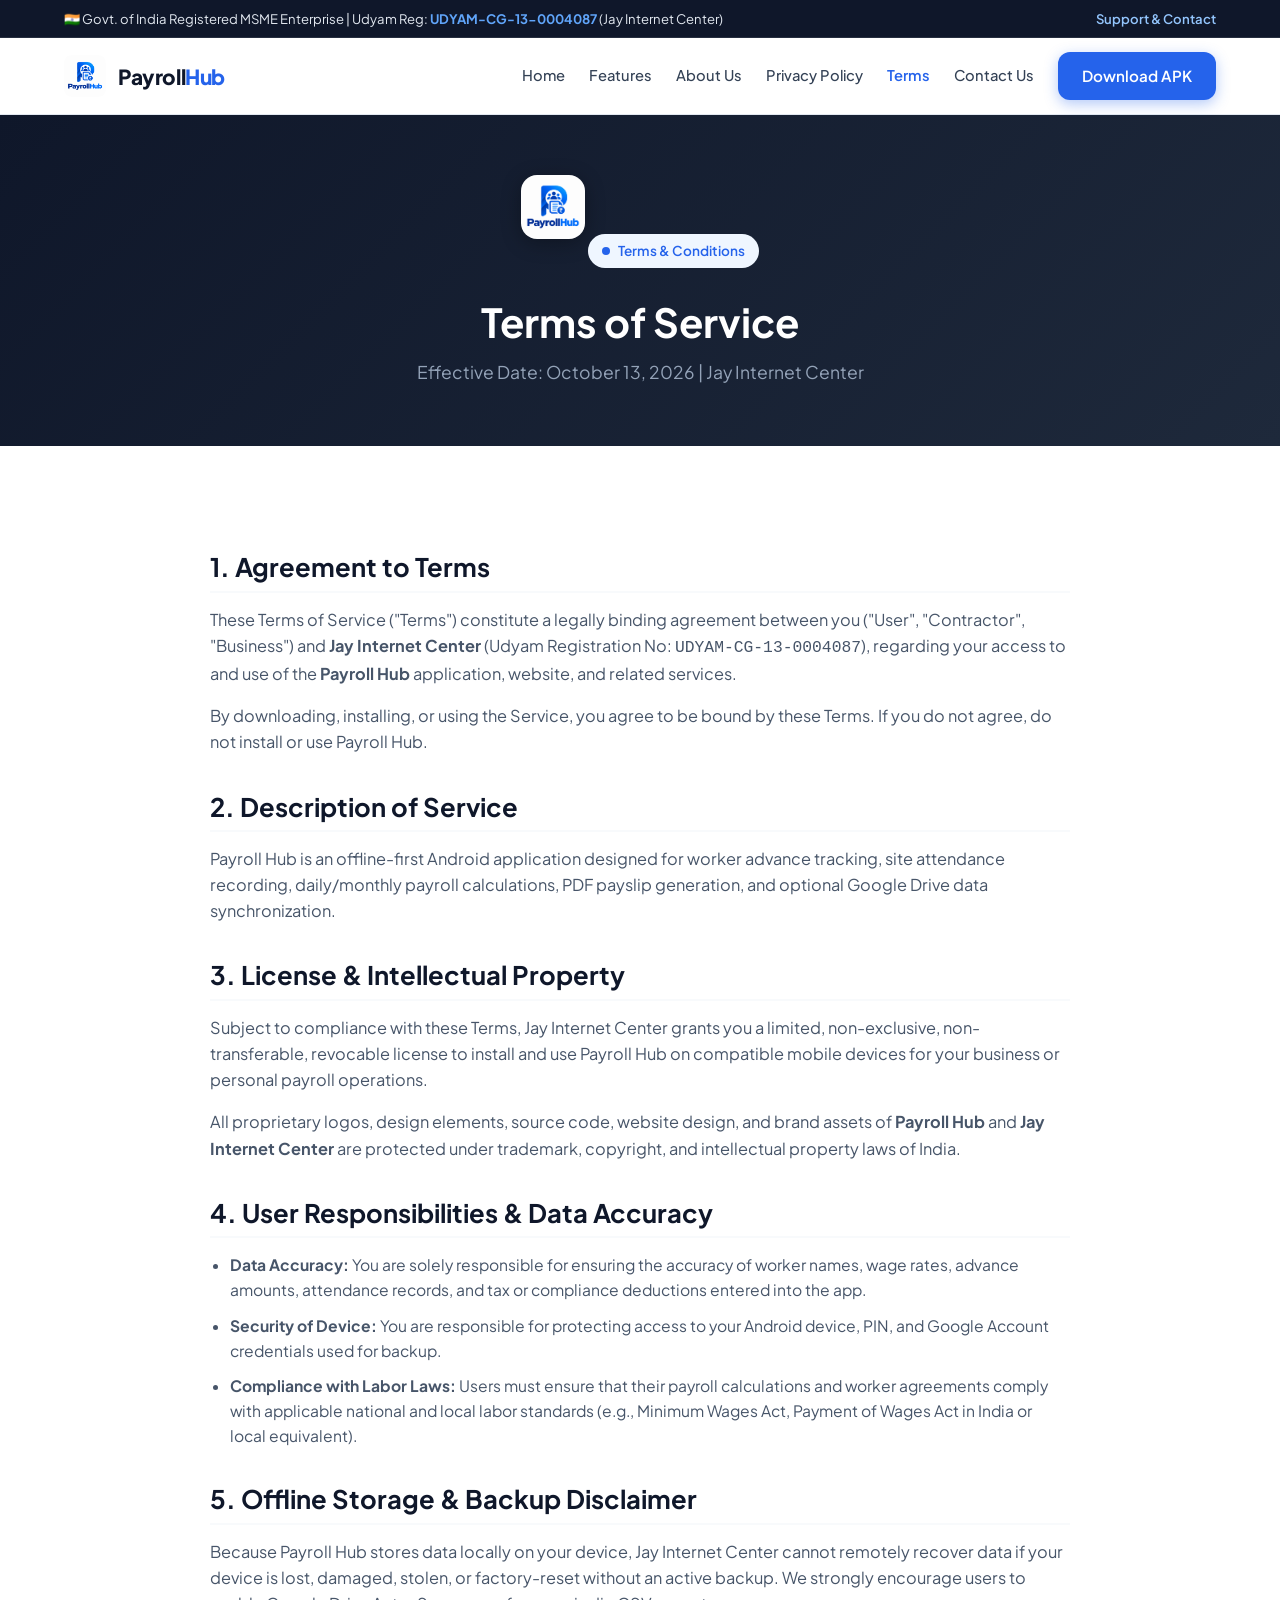
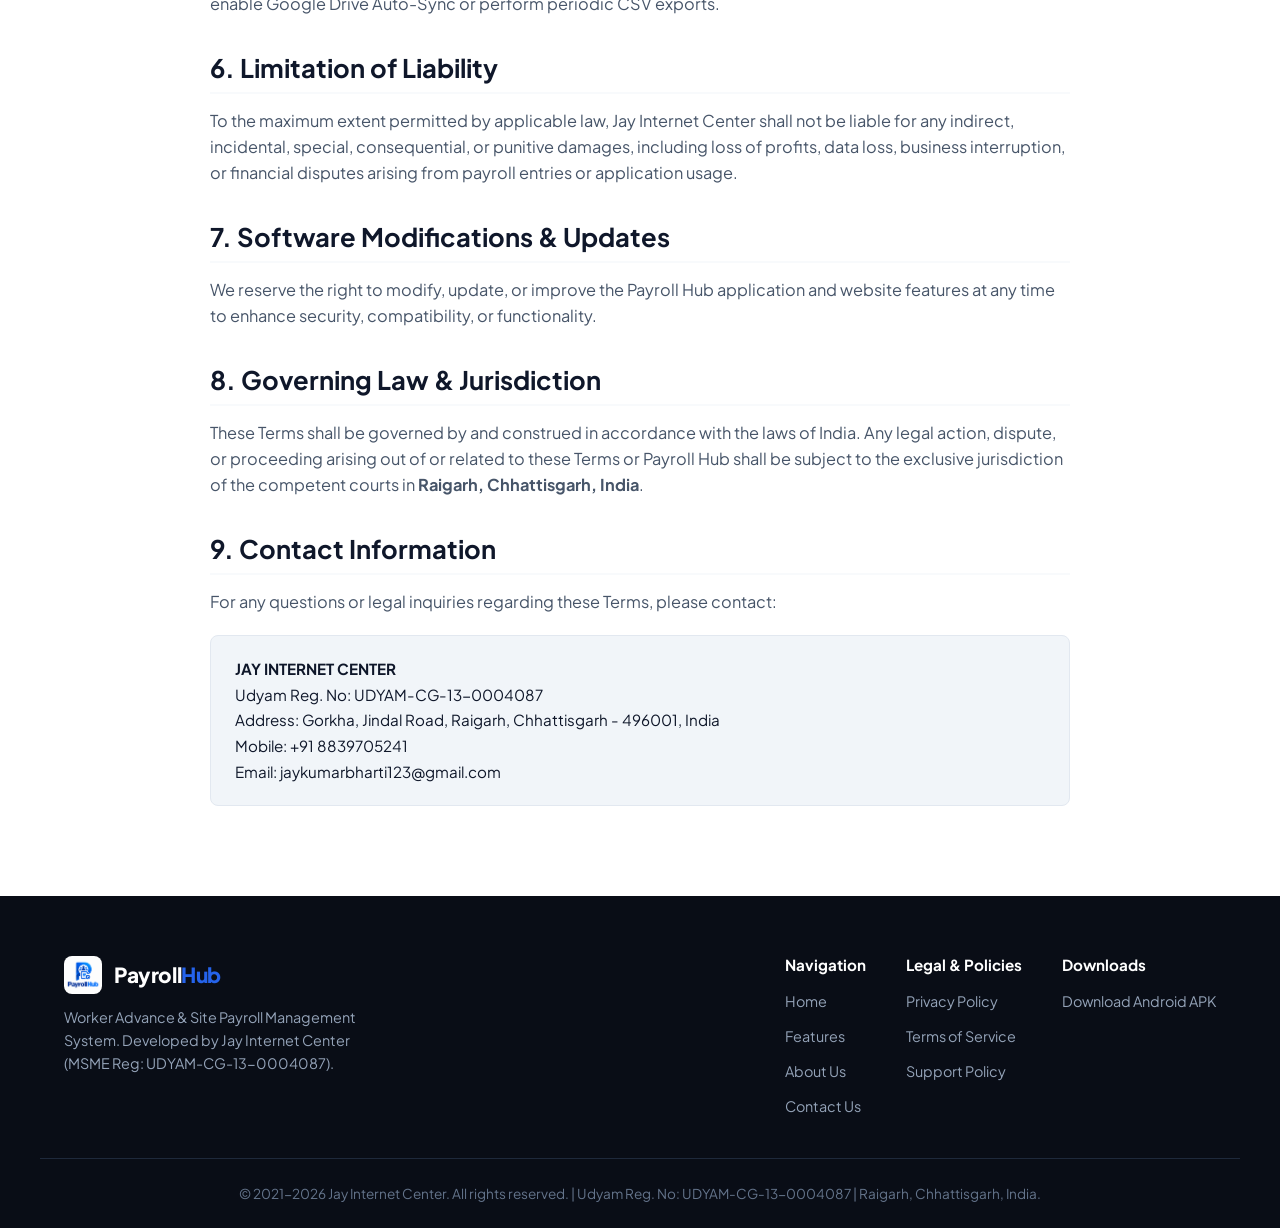
<file: terms.html>
<!DOCTYPE html>
<html lang="en">
<head>
    <meta charset="UTF-8">
    <meta name="viewport" content="width=device-width, initial-scale=1.0">
    <title>Terms of Service - Payroll Hub | Jay Internet Center</title>
    <meta name="description" content="Terms of Service and License Agreement for Payroll Hub application and website operated by Jay Internet Center.">
    <link rel="icon" type="image/png" href="logo.png">
    <link rel="apple-touch-icon" href="logo.png">
    <link rel="preconnect" href="https://fonts.googleapis.com">
    <link rel="preconnect" href="https://fonts.gstatic.com" crossorigin>
    <link href="https://fonts.googleapis.com/css2?family=Plus+Jakarta+Sans:wght@300;400;500;600;700;800&display=swap" rel="stylesheet">
    <link rel="stylesheet" href="styles.css">
</head>
<body>

    <!-- Top Trust Bar -->
    <div class="top-trust-bar">
        <div class="container trust-container">
            <span>🇮🇳 Govt. of India Registered MSME Enterprise | Udyam Reg: <strong>UDYAM-CG-13-0004087</strong> (Jay Internet Center)</span>
            <a href="contact.html">Support & Contact</a>
        </div>
    </div>

    <!-- Header Navigation -->
    <header class="navbar">
        <div class="container nav-container">
            <a href="index.html" class="brand-logo">
                <img src="logo.png" alt="Payroll Hub Logo" class="brand-logo-img">
                <span class="brand-name">Payroll<span>Hub</span></span>
            </a>

            <nav class="nav-links" id="navLinks">
                <a href="index.html">Home</a>
                <a href="index.html#features">Features</a>
                <a href="about.html">About Us</a>
                <a href="privacy.html">Privacy Policy</a>
                <a href="terms.html" class="active">Terms</a>
                <a href="contact.html">Contact Us</a>
                <a href="app-t1-debug.apk" class="btn btn-primary nav-btn">Download APK</a>
            </nav>

            <button class="hamburger" id="hamburger" aria-label="Toggle Menu">
                <span></span>
                <span></span>
                <span></span>
            </button>
        </div>
    </header>

    <!-- Subpage Banner -->
    <section class="page-header">
        <div class="container">
            <img src="logo.png" alt="Payroll Hub Logo" class="page-header-logo">
            <span class="badge"><span class="badge-dot"></span> Terms & Conditions</span>
            <h1>Terms of Service</h1>
            <p>Effective Date: October 13, 2026 | Jay Internet Center</p>
        </div>
    </section>

    <!-- Main Content -->
    <section class="legal-content">
        <div class="container">
            <div class="legal-wrapper">

                <h2>1. Agreement to Terms</h2>
                <p>
                    These Terms of Service ("Terms") constitute a legally binding agreement between you ("User", "Contractor", "Business") and <strong>Jay Internet Center</strong> (Udyam Registration No: <code>UDYAM-CG-13-0004087</code>), regarding your access to and use of the <strong>Payroll Hub</strong> application, website, and related services.
                </p>
                <p>
                    By downloading, installing, or using the Service, you agree to be bound by these Terms. If you do not agree, do not install or use Payroll Hub.
                </p>

                <h2>2. Description of Service</h2>
                <p>
                    Payroll Hub is an offline-first Android application designed for worker advance tracking, site attendance recording, daily/monthly payroll calculations, PDF payslip generation, and optional Google Drive data synchronization.
                </p>

                <h2>3. License & Intellectual Property</h2>
                <p>
                    Subject to compliance with these Terms, Jay Internet Center grants you a limited, non-exclusive, non-transferable, revocable license to install and use Payroll Hub on compatible mobile devices for your business or personal payroll operations.
                </p>
                <p>
                    All proprietary logos, design elements, source code, website design, and brand assets of <strong>Payroll Hub</strong> and <strong>Jay Internet Center</strong> are protected under trademark, copyright, and intellectual property laws of India.
                </p>

                <h2>4. User Responsibilities & Data Accuracy</h2>
                <ul>
                    <li><strong>Data Accuracy:</strong> You are solely responsible for ensuring the accuracy of worker names, wage rates, advance amounts, attendance records, and tax or compliance deductions entered into the app.</li>
                    <li><strong>Security of Device:</strong> You are responsible for protecting access to your Android device, PIN, and Google Account credentials used for backup.</li>
                    <li><strong>Compliance with Labor Laws:</strong> Users must ensure that their payroll calculations and worker agreements comply with applicable national and local labor standards (e.g., Minimum Wages Act, Payment of Wages Act in India or local equivalent).</li>
                </ul>

                <h2>5. Offline Storage & Backup Disclaimer</h2>
                <p>
                    Because Payroll Hub stores data locally on your device, Jay Internet Center cannot remotely recover data if your device is lost, damaged, stolen, or factory-reset without an active backup. We strongly encourage users to enable Google Drive Auto-Sync or perform periodic CSV exports.
                </p>

                <h2>6. Limitation of Liability</h2>
                <p>
                    To the maximum extent permitted by applicable law, Jay Internet Center shall not be liable for any indirect, incidental, special, consequential, or punitive damages, including loss of profits, data loss, business interruption, or financial disputes arising from payroll entries or application usage.
                </p>

                <h2>7. Software Modifications & Updates</h2>
                <p>
                    We reserve the right to modify, update, or improve the Payroll Hub application and website features at any time to enhance security, compatibility, or functionality.
                </p>

                <h2>8. Governing Law & Jurisdiction</h2>
                <p>
                    These Terms shall be governed by and construed in accordance with the laws of India. Any legal action, dispute, or proceeding arising out of or related to these Terms or Payroll Hub shall be subject to the exclusive jurisdiction of the competent courts in <strong>Raigarh, Chhattisgarh, India</strong>.
                </p>

                <h2>9. Contact Information</h2>
                <p>
                    For any questions or legal inquiries regarding these Terms, please contact:
                </p>
                <div class="address-box">
                    <strong>JAY INTERNET CENTER</strong><br>
                    Udyam Reg. No: UDYAM-CG-13-0004087<br>
                    Address: Gorkha, Jindal Road, Raigarh, Chhattisgarh - 496001, India<br>
                    Mobile: +91 8839705241<br>
                    Email: <a href="mailto:jaykumarbharti123@gmail.com">jaykumarbharti123@gmail.com</a>
                </div>

            </div>
        </div>
    </section>

    <!-- Footer -->
    <footer class="footer">
        <div class="container footer-container">
            <div class="footer-brand">
                <a href="index.html" class="brand-logo">
                    <img src="logo.png" alt="Payroll Hub Logo" class="footer-logo-img">
                    <span class="brand-name">Payroll<span>Hub</span></span>
                </a>
                <p>Worker Advance & Site Payroll Management System. Developed by Jay Internet Center (MSME Reg: UDYAM-CG-13-0004087).</p>
            </div>

            <div class="footer-links">
                <div class="f-col">
                    <h4>Navigation</h4>
                    <a href="index.html">Home</a>
                    <a href="index.html#features">Features</a>
                    <a href="about.html">About Us</a>
                    <a href="contact.html">Contact Us</a>
                </div>
                <div class="f-col">
                    <h4>Legal & Policies</h4>
                    <a href="privacy.html">Privacy Policy</a>
                    <a href="terms.html">Terms of Service</a>
                    <a href="contact.html">Support Policy</a>
                </div>
                <div class="f-col">
                    <h4>Downloads</h4>
                    <a href="app-t1-debug.apk">Download Android APK</a>
                </div>
            </div>
        </div>
        <div class="footer-bottom">
            <div class="container">
                <p>&copy; 2021-2026 Jay Internet Center. All rights reserved. | Udyam Reg. No: UDYAM-CG-13-0004087 | Raigarh, Chhattisgarh, India.</p>
            </div>
        </div>
    </footer>

    <script src="script.js"></script>
</body>
</html>
</file>
<file: styles.css>
/* CSS Reset & Variables */
:root {
    --primary: #2563eb;
    --primary-hover: #1d4ed8;
    --primary-light: #eff6ff;
    --dark: #0f172a;
    --dark-muted: #334155;
    --text-muted: #64748b;
    --light-bg: #f8fafc;
    --border: #e2e8f0;
    --white: #ffffff;
    --accent-emerald: #10b981;
    --accent-amber: #f59e0b;
    --accent-rose: #f43f5e;
    --accent-purple: #8b5cf6;
    --radius-sm: 8px;
    --radius-md: 12px;
    --radius-lg: 20px;
    --shadow-sm: 0 1px 3px rgba(0, 0, 0, 0.05);
    --shadow-md: 0 4px 6px -1px rgba(0, 0, 0, 0.08), 0 2px 4px -1px rgba(0, 0, 0, 0.04);
    --shadow-lg: 0 20px 25px -5px rgba(0, 0, 0, 0.08), 0 10px 10px -5px rgba(0, 0, 0, 0.03);
}

* {
    margin: 0;
    padding: 0;
    box-sizing: border-box;
}

html {
    scroll-behavior: smooth;
    font-family: 'Plus Jakarta Sans', -apple-system, BlinkMacSystemFont, sans-serif;
    color: var(--dark);
    background-color: #ffffff;
}

body {
    line-height: 1.6;
    overflow-x: hidden;
}

.container {
    max-width: 1200px;
    margin: 0 auto;
    padding: 0 24px;
}

/* Typography Helpers */
h1, h2, h3, h4 {
    color: var(--dark);
    font-weight: 700;
    line-height: 1.2;
}

a {
    text-decoration: none;
    color: inherit;
    transition: all 0.2s ease;
}

/* Top Trust Bar */
.top-trust-bar {
    background: #0f172a;
    color: #e2e8f0;
    font-size: 0.82rem;
    padding: 8px 0;
    border-bottom: 1px solid rgba(255, 255, 255, 0.1);
}

.trust-container {
    display: flex;
    justify-content: space-between;
    align-items: center;
    flex-wrap: wrap;
    gap: 10px;
}

.top-trust-bar strong {
    color: #60a5fa;
}

.top-trust-bar a {
    color: #93c5fd;
    font-weight: 600;
}

.top-trust-bar a:hover {
    color: #ffffff;
    text-decoration: underline;
}

/* Buttons */
.btn {
    display: inline-flex;
    align-items: center;
    justify-content: center;
    gap: 8px;
    padding: 12px 24px;
    font-weight: 600;
    font-size: 0.95rem;
    border-radius: var(--radius-md);
    cursor: pointer;
    transition: all 0.25s ease;
    border: none;
}

.btn-primary {
    background-color: var(--primary);
    color: var(--white);
    box-shadow: 0 4px 14px rgba(37, 99, 235, 0.35);
}

.btn-primary:hover {
    background-color: var(--primary-hover);
    transform: translateY(-2px);
    box-shadow: 0 6px 20px rgba(37, 99, 235, 0.45);
}

.btn-secondary {
    background-color: #f1f5f9;
    color: var(--dark-muted);
}

.btn-secondary:hover {
    background-color: #e2e8f0;
    color: var(--dark);
}

.btn-outline {
    border: 1.5px solid var(--border);
    color: var(--dark);
    background: transparent;
}

.btn-outline:hover {
    border-color: var(--primary);
    color: var(--primary);
}

.btn-outline-white {
    border: 1.5px solid rgba(255, 255, 255, 0.3);
    color: var(--white);
    background: transparent;
}

.btn-outline-white:hover {
    background: rgba(255, 255, 255, 0.1);
    border-color: var(--white);
}

.btn-lg {
    padding: 16px 32px;
    font-size: 1.05rem;
}

.btn-block {
    width: 100%;
}

/* Navbar */
.navbar {
    position: sticky;
    top: 0;
    z-index: 1000;
    background-color: rgba(255, 255, 255, 0.95);
    backdrop-filter: blur(12px);
    border-bottom: 1px solid var(--border);
    padding: 14px 0;
}

.nav-container {
    display: flex;
    align-items: center;
    justify-content: space-between;
}

.brand-logo {
    display: flex;
    align-items: center;
    gap: 12px;
}

.brand-logo-img {
    height: 42px;
    width: auto;
    object-fit: contain;
    border-radius: var(--radius-sm);
}

.brand-name {
    font-size: 1.3rem;
    font-weight: 800;
    letter-spacing: -0.02em;
}

.brand-name span {
    color: var(--primary);
}

.nav-links {
    display: flex;
    align-items: center;
    gap: 24px;
    font-weight: 500;
    font-size: 0.92rem;
    color: var(--dark-muted);
}

.nav-links a:hover,
.nav-links a.active {
    color: var(--primary);
    font-weight: 600;
}

.hamburger {
    display: none;
    flex-direction: column;
    gap: 5px;
    background: none;
    border: none;
    cursor: pointer;
}

.hamburger span {
    width: 24px;
    height: 2px;
    background-color: var(--dark);
    transition: all 0.3s;
}

/* Hero Section */
.hero {
    padding: 70px 0 90px;
    background: radial-gradient(circle at 80% 20%, rgba(37, 99, 235, 0.06) 0%, transparent 40%);
}

.hero-container {
    display: grid;
    grid-template-columns: 1.1fr 0.9fr;
    gap: 60px;
    align-items: center;
}

.badge {
    display: inline-flex;
    align-items: center;
    gap: 8px;
    padding: 6px 14px;
    background-color: var(--primary-light);
    color: var(--primary);
    font-weight: 600;
    font-size: 0.85rem;
    border-radius: 100px;
    margin-bottom: 20px;
}

.badge-dot {
    width: 8px;
    height: 8px;
    background-color: var(--primary);
    border-radius: 50%;
}

.hero h1 {
    font-size: 2.85rem;
    letter-spacing: -0.03em;
    margin-bottom: 20px;
    color: var(--dark);
}

.hero-subtitle {
    font-size: 1.12rem;
    color: var(--text-muted);
    margin-bottom: 32px;
    max-width: 540px;
}

.hero-actions {
    display: flex;
    gap: 16px;
    margin-bottom: 48px;
    flex-wrap: wrap;
}

.hero-stats {
    display: flex;
    gap: 32px;
    border-top: 1px solid var(--border);
    padding-top: 24px;
}

.stat-item {
    display: flex;
    flex-direction: column;
}

.stat-number {
    font-size: 1.35rem;
    font-weight: 800;
    color: var(--dark);
}

.stat-label {
    font-size: 0.85rem;
    color: var(--text-muted);
}

/* Company Trust Section on Homepage */
.company-trust-section {
    padding: 20px 0 60px;
}

.trust-card {
    background: linear-gradient(135deg, #1e293b, #0f172a);
    color: #ffffff;
    padding: 28px 36px;
    border-radius: var(--radius-lg);
    box-shadow: var(--shadow-md);
    display: flex;
    align-items: center;
    justify-content: space-between;
    gap: 30px;
    flex-wrap: wrap;
}

.trust-badge-col {
    display: flex;
    align-items: center;
    gap: 16px;
}

.trust-logo-img {
    width: 54px;
    height: 54px;
    border-radius: 12px;
    object-fit: cover;
    border: 2px solid rgba(255, 255, 255, 0.2);
    box-shadow: var(--shadow-sm);
}

.t-sub {
    font-size: 0.8rem;
    text-transform: uppercase;
    letter-spacing: 0.08em;
    color: #94a3b8;
    font-weight: 600;
}

.trust-badge-col h3 {
    color: #ffffff;
    font-size: 1.35rem;
    margin-top: 2px;
}

.trust-details-grid {
    display: flex;
    gap: 36px;
    flex-wrap: wrap;
}

.t-detail-item {
    display: flex;
    flex-direction: column;
}

.t-label {
    font-size: 0.78rem;
    color: #94a3b8;
}

.t-val {
    font-size: 0.95rem;
    color: #f8fafc;
    font-weight: 600;
}

/* App Card Visual Preview */
.hero-visual {
    position: relative;
}

.app-card-preview {
    background: #ffffff;
    border: 1px solid var(--border);
    border-radius: var(--radius-lg);
    padding: 28px;
    box-shadow: var(--shadow-lg);
    position: relative;
}

.card-header {
    display: flex;
    justify-content: space-between;
    align-items: center;
    margin-bottom: 20px;
}

.card-title-box {
    display: flex;
    align-items: center;
    gap: 12px;
}

.card-logo-icon {
    width: 40px;
    height: 40px;
    border-radius: 8px;
    object-fit: cover;
}

.card-title {
    font-weight: 700;
    font-size: 1.05rem;
}

.card-sub {
    font-size: 0.78rem;
    color: var(--text-muted);
}

.status-badge {
    background-color: #d1fae5;
    color: #065f46;
    font-size: 0.75rem;
    font-weight: 600;
    padding: 4px 10px;
    border-radius: 100px;
}

.card-metrics {
    display: grid;
    grid-template-columns: repeat(3, 1fr);
    gap: 12px;
    margin-bottom: 24px;
}

.metric-box {
    padding: 14px;
    border-radius: var(--radius-md);
    display: flex;
    flex-direction: column;
}

.metric-box.green { background-color: #f0fdf4; }
.metric-box.blue { background-color: #eff6ff; }
.metric-box.orange { background-color: #fff7ed; }

.m-label {
    font-size: 0.75rem;
    color: var(--text-muted);
    font-weight: 600;
}

.m-value {
    font-size: 1.1rem;
    font-weight: 800;
    color: var(--dark);
    margin-top: 4px;
}

.recent-list {
    border-top: 1px dashed var(--border);
    padding-top: 16px;
    margin-bottom: 20px;
}

.list-title {
    font-size: 0.85rem;
    font-weight: 700;
    color: var(--text-muted);
    margin-bottom: 12px;
}

.list-item {
    display: flex;
    justify-content: space-between;
    align-items: center;
    padding: 10px 0;
    border-bottom: 1px solid #f1f5f9;
}

.item-name {
    font-weight: 600;
    font-size: 0.9rem;
}

.item-sub {
    font-size: 0.75rem;
    color: var(--text-muted);
}

.item-amount {
    font-weight: 700;
    font-size: 0.95rem;
}

.text-red { color: var(--accent-rose); }

.card-footer-info {
    display: flex;
    align-items: center;
    gap: 8px;
    font-size: 0.8rem;
    color: var(--text-muted);
    background-color: var(--light-bg);
    padding: 10px 14px;
    border-radius: var(--radius-sm);
}

/* Section Header Component */
.section-header {
    margin-bottom: 56px;
}

.section-header.center {
    text-align: center;
}

.section-tag {
    color: var(--primary);
    font-weight: 700;
    font-size: 0.85rem;
    text-transform: uppercase;
    letter-spacing: 0.08em;
    margin-bottom: 8px;
    display: inline-block;
}

.section-header h2 {
    font-size: 2.25rem;
    letter-spacing: -0.02em;
    margin-bottom: 12px;
}

.section-header p {
    color: var(--text-muted);
    font-size: 1.1rem;
    max-width: 600px;
    margin: 0 auto;
}

/* Features Section */
.features {
    padding: 100px 0;
    background-color: var(--light-bg);
}

.features-grid {
    display: grid;
    grid-template-columns: repeat(3, 1fr);
    gap: 28px;
}

.feature-card {
    background: var(--white);
    padding: 32px;
    border-radius: var(--radius-lg);
    border: 1px solid var(--border);
    transition: all 0.3s ease;
}

.feature-card:hover {
    transform: translateY(-4px);
    box-shadow: var(--shadow-lg);
    border-color: rgba(37, 99, 235, 0.3);
}

.feature-icon {
    width: 48px;
    height: 48px;
    border-radius: var(--radius-md);
    display: flex;
    align-items: center;
    justify-content: center;
    margin-bottom: 20px;
    color: white;
}

.bg-indigo { background: linear-gradient(135deg, #4f46e5, #6366f1); }
.bg-emerald { background: linear-gradient(135deg, #059669, #10b981); }
.bg-blue { background: linear-gradient(135deg, #2563eb, #3b82f6); }
.bg-amber { background: linear-gradient(135deg, #d97706, #f59e0b); }
.bg-purple { background: linear-gradient(135deg, #7c3aed, #8b5cf6); }
.bg-rose { background: linear-gradient(135deg, #e11d48, #f43f5e); }

.feature-card h3 {
    font-size: 1.2rem;
    margin-bottom: 10px;
}

.feature-card p {
    color: var(--text-muted);
    font-size: 0.95rem;
}

/* Solutions Section */
.solutions {
    padding: 100px 0;
}

.solutions-grid {
    display: grid;
    grid-template-columns: repeat(3, 1fr);
    gap: 32px;
}

.solution-box {
    background: var(--white);
    border: 1px solid var(--border);
    border-radius: var(--radius-lg);
    padding: 36px 28px;
    position: relative;
    box-shadow: var(--shadow-sm);
}

.solution-box.highlight {
    border: 2px solid var(--primary);
    box-shadow: var(--shadow-lg);
}

.sol-badge {
    display: inline-block;
    padding: 4px 12px;
    background-color: var(--light-bg);
    color: var(--dark-muted);
    font-size: 0.8rem;
    font-weight: 700;
    border-radius: 100px;
    margin-bottom: 16px;
}

.sol-badge.accent {
    background-color: var(--primary-light);
    color: var(--primary);
}

.solution-box h3 {
    font-size: 1.35rem;
    margin-bottom: 20px;
}

.solution-box ul {
    list-style: none;
    display: flex;
    flex-direction: column;
    gap: 14px;
}

.solution-box li {
    display: flex;
    align-items: flex-start;
    gap: 10px;
    font-size: 0.95rem;
    color: var(--dark-muted);
}

.solution-box li svg {
    color: var(--accent-emerald);
    flex-shrink: 0;
    margin-top: 3px;
}

/* Security Section */
.security {
    padding: 80px 0;
    background-color: var(--dark);
    color: var(--white);
}

.security h2 {
    color: var(--white);
}

.security-text {
    max-width: 800px;
    margin: 0 auto;
    text-align: center;
}

.security p {
    color: #94a3b8;
    font-size: 1.1rem;
    margin-bottom: 40px;
}

.sec-features {
    display: grid;
    grid-template-columns: repeat(2, 1fr);
    gap: 32px;
    text-align: left;
}

.sec-item {
    display: flex;
    gap: 16px;
    background: rgba(255, 255, 255, 0.05);
    padding: 24px;
    border-radius: var(--radius-md);
    border: 1px solid rgba(255, 255, 255, 0.1);
}

.sec-icon {
    width: 40px;
    height: 40px;
    background: var(--primary);
    color: white;
    border-radius: var(--radius-sm);
    display: flex;
    align-items: center;
    justify-content: center;
    flex-shrink: 0;
}

.sec-item h4 {
    color: var(--white);
    margin-bottom: 6px;
}

.sec-item p {
    color: #94a3b8;
    font-size: 0.9rem;
    margin-bottom: 0;
}

/* Subpage Header Banner */
.page-header {
    background: linear-gradient(135deg, #0f172a, #1e293b);
    color: #ffffff;
    padding: 60px 0;
    text-align: center;
}

.page-header-logo {
    width: 64px;
    height: 64px;
    border-radius: 16px;
    object-fit: cover;
    margin-bottom: 16px;
    box-shadow: 0 4px 20px rgba(0, 0, 0, 0.3);
}

.page-header h1 {
    color: #ffffff;
    font-size: 2.5rem;
    margin-top: 10px;
    margin-bottom: 12px;
}

.page-header p {
    color: #94a3b8;
    font-size: 1.1rem;
    max-width: 650px;
    margin: 0 auto;
}

/* Legal & Policy Content Styling */
.legal-content {
    padding: 70px 0;
    background-color: #ffffff;
}

.legal-wrapper {
    max-width: 860px;
    margin: 0 auto;
}

.legal-wrapper h2 {
    font-size: 1.6rem;
    margin-top: 36px;
    margin-bottom: 14px;
    color: var(--dark);
    border-bottom: 2px solid var(--light-bg);
    padding-bottom: 8px;
}

.legal-wrapper h3 {
    font-size: 1.2rem;
    margin-top: 24px;
    margin-bottom: 10px;
    color: var(--dark-muted);
}

.legal-wrapper p {
    color: #475569;
    font-size: 1.02rem;
    margin-bottom: 16px;
}

.legal-wrapper ul {
    margin-left: 20px;
    margin-bottom: 20px;
    color: #475569;
}

.legal-wrapper li {
    margin-bottom: 10px;
    font-size: 0.98rem;
}

.legal-card {
    background: var(--light-bg);
    border: 1px solid var(--border);
    border-radius: var(--radius-md);
    padding: 24px;
    margin-bottom: 32px;
}

.legal-card.highlight-card {
    border-left: 4px solid var(--primary);
    background: var(--primary-light);
}

.legal-card h3 {
    margin-top: 0;
    color: var(--primary);
}

.legal-card ul {
    margin-left: 20px;
    margin-bottom: 0;
}

.address-box {
    background: #f1f5f9;
    border-radius: var(--radius-sm);
    padding: 20px 24px;
    border: 1px solid var(--border);
    font-size: 0.95rem;
    line-height: 1.7;
    margin: 20px 0;
    color: var(--dark);
}

.address-box code {
    background: #e2e8f0;
    padding: 2px 6px;
    border-radius: 4px;
    font-weight: bold;
}

.contact-card-inline {
    background: var(--light-bg);
    border: 1px solid var(--border);
    border-radius: var(--radius-md);
    padding: 20px 24px;
    margin-top: 20px;
}

.contact-card-inline h4 {
    margin-bottom: 10px;
    color: var(--dark);
}

.contact-card-inline p {
    margin-bottom: 6px;
}

/* About Page Specifics */
.about-section {
    padding: 80px 0;
}

.about-grid {
    display: grid;
    grid-template-columns: 1.1fr 0.9fr;
    gap: 50px;
    align-items: center;
}

.about-text h2 {
    font-size: 2.1rem;
    margin-bottom: 20px;
}

.about-text p {
    color: var(--text-muted);
    font-size: 1.05rem;
    margin-bottom: 16px;
}

.about-highlights {
    display: flex;
    gap: 30px;
    margin-top: 32px;
    border-top: 1px solid var(--border);
    padding-top: 24px;
}

.ab-item {
    display: flex;
    flex-direction: column;
}

.ab-number {
    font-size: 1.8rem;
    font-weight: 800;
    color: var(--primary);
}

.ab-label {
    font-size: 0.85rem;
    color: var(--text-muted);
}

.msme-cert-card {
    background: linear-gradient(135deg, #1e293b, #0f172a);
    color: #ffffff;
    border-radius: var(--radius-lg);
    padding: 32px;
    box-shadow: var(--shadow-lg);
}

.msme-header {
    display: flex;
    align-items: center;
    gap: 14px;
    margin-bottom: 24px;
    border-bottom: 1px solid rgba(255, 255, 255, 0.1);
    padding-bottom: 16px;
}

.msme-logo-img {
    width: 48px;
    height: 48px;
    border-radius: 12px;
    object-fit: cover;
}

.msme-header h3 {
    color: #ffffff;
    font-size: 1.25rem;
}

.msme-sub-title {
    font-size: 0.82rem;
    color: #94a3b8;
}

.msme-info-list {
    list-style: none;
    display: flex;
    flex-direction: column;
    gap: 14px;
}

.msme-info-list li {
    display: flex;
    justify-content: space-between;
    align-items: center;
    font-size: 0.9rem;
    border-bottom: 1px dashed rgba(255, 255, 255, 0.08);
    padding-bottom: 8px;
    flex-wrap: wrap;
    gap: 8px;
}

.msme-info-list span {
    color: #94a3b8;
}

.msme-info-list strong {
    color: #f8fafc;
    text-align: right;
}

.values-section {
    padding: 80px 0 100px;
    background-color: var(--light-bg);
}

.values-grid {
    display: grid;
    grid-template-columns: repeat(3, 1fr);
    gap: 28px;
}

.value-card {
    background: #ffffff;
    border: 1px solid var(--border);
    padding: 32px;
    border-radius: var(--radius-lg);
}

.val-icon {
    width: 48px;
    height: 48px;
    border-radius: var(--radius-md);
    display: flex;
    align-items: center;
    justify-content: center;
    color: white;
    margin-bottom: 20px;
}

/* Contact Page Specifics */
.contact-section {
    padding: 80px 0;
}

.contact-grid {
    display: grid;
    grid-template-columns: 0.9fr 1.1fr;
    gap: 50px;
}

.contact-info-card {
    background: var(--light-bg);
    border: 1px solid var(--border);
    padding: 36px;
    border-radius: var(--radius-lg);
}

.contact-info-card h2 {
    font-size: 1.75rem;
    margin-bottom: 10px;
}

.contact-sub {
    color: var(--text-muted);
    margin-bottom: 32px;
}

.info-blocks {
    display: flex;
    flex-direction: column;
    gap: 28px;
}

.info-item {
    display: flex;
    gap: 16px;
}

.info-icon {
    width: 44px;
    height: 44px;
    background: var(--primary-light);
    color: var(--primary);
    border-radius: var(--radius-md);
    display: flex;
    align-items: center;
    justify-content: center;
    flex-shrink: 0;
}

.info-item h4 {
    font-size: 1rem;
    margin-bottom: 4px;
}

.info-item p {
    color: var(--text-muted);
    font-size: 0.92rem;
    line-height: 1.5;
}

.hours {
    font-size: 0.8rem;
    color: var(--accent-emerald);
    font-weight: 600;
}

.contact-form-card {
    background: #ffffff;
    border: 1px solid var(--border);
    padding: 36px;
    border-radius: var(--radius-lg);
    box-shadow: var(--shadow-sm);
}

.contact-form-card h3 {
    font-size: 1.5rem;
    margin-bottom: 8px;
}

.contact-form-card p {
    color: var(--text-muted);
    font-size: 0.95rem;
    margin-bottom: 24px;
}

.form-body {
    display: flex;
    flex-direction: column;
    gap: 18px;
}

.form-row {
    display: grid;
    grid-template-columns: 1fr 1fr;
    gap: 16px;
}

.form-group {
    display: flex;
    flex-direction: column;
    gap: 6px;
}

.form-group label {
    font-size: 0.88rem;
    font-weight: 600;
    color: var(--dark-muted);
}

.form-group input,
.form-group select,
.form-group textarea {
    padding: 12px 14px;
    border: 1px solid var(--border);
    border-radius: var(--radius-sm);
    font-family: inherit;
    font-size: 0.95rem;
    transition: all 0.2s;
}

.form-group input:focus,
.form-group select:focus,
.form-group textarea:focus {
    outline: none;
    border-color: var(--primary);
    box-shadow: 0 0 0 3px rgba(37, 99, 235, 0.15);
}

.form-alert {
    padding: 12px 16px;
    border-radius: var(--radius-sm);
    font-size: 0.9rem;
    font-weight: 600;
}

.form-alert.success {
    background-color: #d1fae5;
    color: #065f46;
    border: 1px solid #a7f3d0;
}

.form-alert.error {
    background-color: #ffe4e6;
    color: #9f1239;
    border: 1px solid #fecdd3;
}

/* FAQ Section */
.faq {
    padding: 100px 0;
}

.faq-list {
    max-width: 800px;
    margin: 0 auto;
    display: flex;
    flex-direction: column;
    gap: 16px;
}

.faq-item {
    background-color: var(--white);
    border: 1px solid var(--border);
    border-radius: var(--radius-md);
    overflow: hidden;
}

.faq-question {
    padding: 20px 24px;
    font-weight: 700;
    font-size: 1.05rem;
    cursor: pointer;
    display: flex;
    justify-content: space-between;
    align-items: center;
    user-select: none;
    list-style: none;
}

.faq-question::-webkit-details-marker {
    display: none;
}

.faq-answer {
    padding: 0 24px 20px;
    color: var(--text-muted);
    font-size: 0.95rem;
}

/* CTA Banner */
.cta-banner {
    background: linear-gradient(135deg, var(--primary), #1d4ed8);
    color: var(--white);
    padding: 80px 0;
    text-align: center;
}

.cta-logo-img {
    width: 72px;
    height: 72px;
    border-radius: 18px;
    margin-bottom: 20px;
    box-shadow: 0 6px 20px rgba(0, 0, 0, 0.2);
}

.cta-banner h2 {
    color: var(--white);
    font-size: 2.5rem;
    margin-bottom: 16px;
}

.cta-banner p {
    font-size: 1.2rem;
    color: rgba(255, 255, 255, 0.85);
    margin-bottom: 32px;
}

.cta-buttons {
    display: flex;
    justify-content: center;
    gap: 16px;
    flex-wrap: wrap;
}

/* Footer */
.footer {
    background-color: #090d16;
    color: #94a3b8;
    padding: 60px 0 0;
}

.footer-container {
    display: grid;
    grid-template-columns: 1fr 1fr;
    gap: 60px;
    padding-bottom: 40px;
    border-bottom: 1px solid #1e293b;
}

.footer-logo-img {
    height: 38px;
    width: auto;
    object-fit: contain;
    border-radius: var(--radius-sm);
}

.footer-brand .brand-name {
    color: var(--white);
}

.footer-brand p {
    margin-top: 12px;
    font-size: 0.9rem;
    max-width: 320px;
}

.footer-links {
    display: flex;
    gap: 40px;
    justify-content: flex-end;
    flex-wrap: wrap;
}

.f-col {
    display: flex;
    flex-direction: column;
    gap: 12px;
}

.f-col h4 {
    color: var(--white);
    font-size: 0.95rem;
    margin-bottom: 4px;
}

.f-col a {
    color: #94a3b8;
    font-size: 0.9rem;
}

.f-col a:hover {
    color: var(--white);
}

.footer-bottom {
    padding: 24px 0;
    font-size: 0.85rem;
    text-align: center;
    color: #64748b;
}

/* Responsive Styles */
@media (max-width: 992px) {
    .hero-container, .about-grid, .contact-grid {
        grid-template-columns: 1fr;
        gap: 40px;
    }

    .hero h1 {
        font-size: 2.25rem;
    }

    .features-grid, .solutions-grid, .values-grid {
        grid-template-columns: 1fr;
    }

    .sec-features {
        grid-template-columns: 1fr;
    }

    .trust-card {
        flex-direction: column;
        align-items: flex-start;
    }

    .form-row {
        grid-template-columns: 1fr;
    }
}

@media (max-width: 768px) {
    .top-trust-bar {
        font-size: 0.78rem;
        text-align: center;
    }

    .trust-container {
        justify-content: center;
    }

    .nav-links {
        display: none;
        position: absolute;
        top: 100%;
        left: 0;
        right: 0;
        background: var(--white);
        flex-direction: column;
        padding: 20px;
        box-shadow: var(--shadow-lg);
        border-bottom: 1px solid var(--border);
    }

    .nav-links.active {
        display: flex;
    }

    .hamburger {
        display: flex;
    }

    .card-metrics {
        grid-template-columns: 1fr;
    }

    .footer-container {
        grid-template-columns: 1fr;
    }

    .footer-links {
        justify-content: flex-start;
    }
}
</file>
